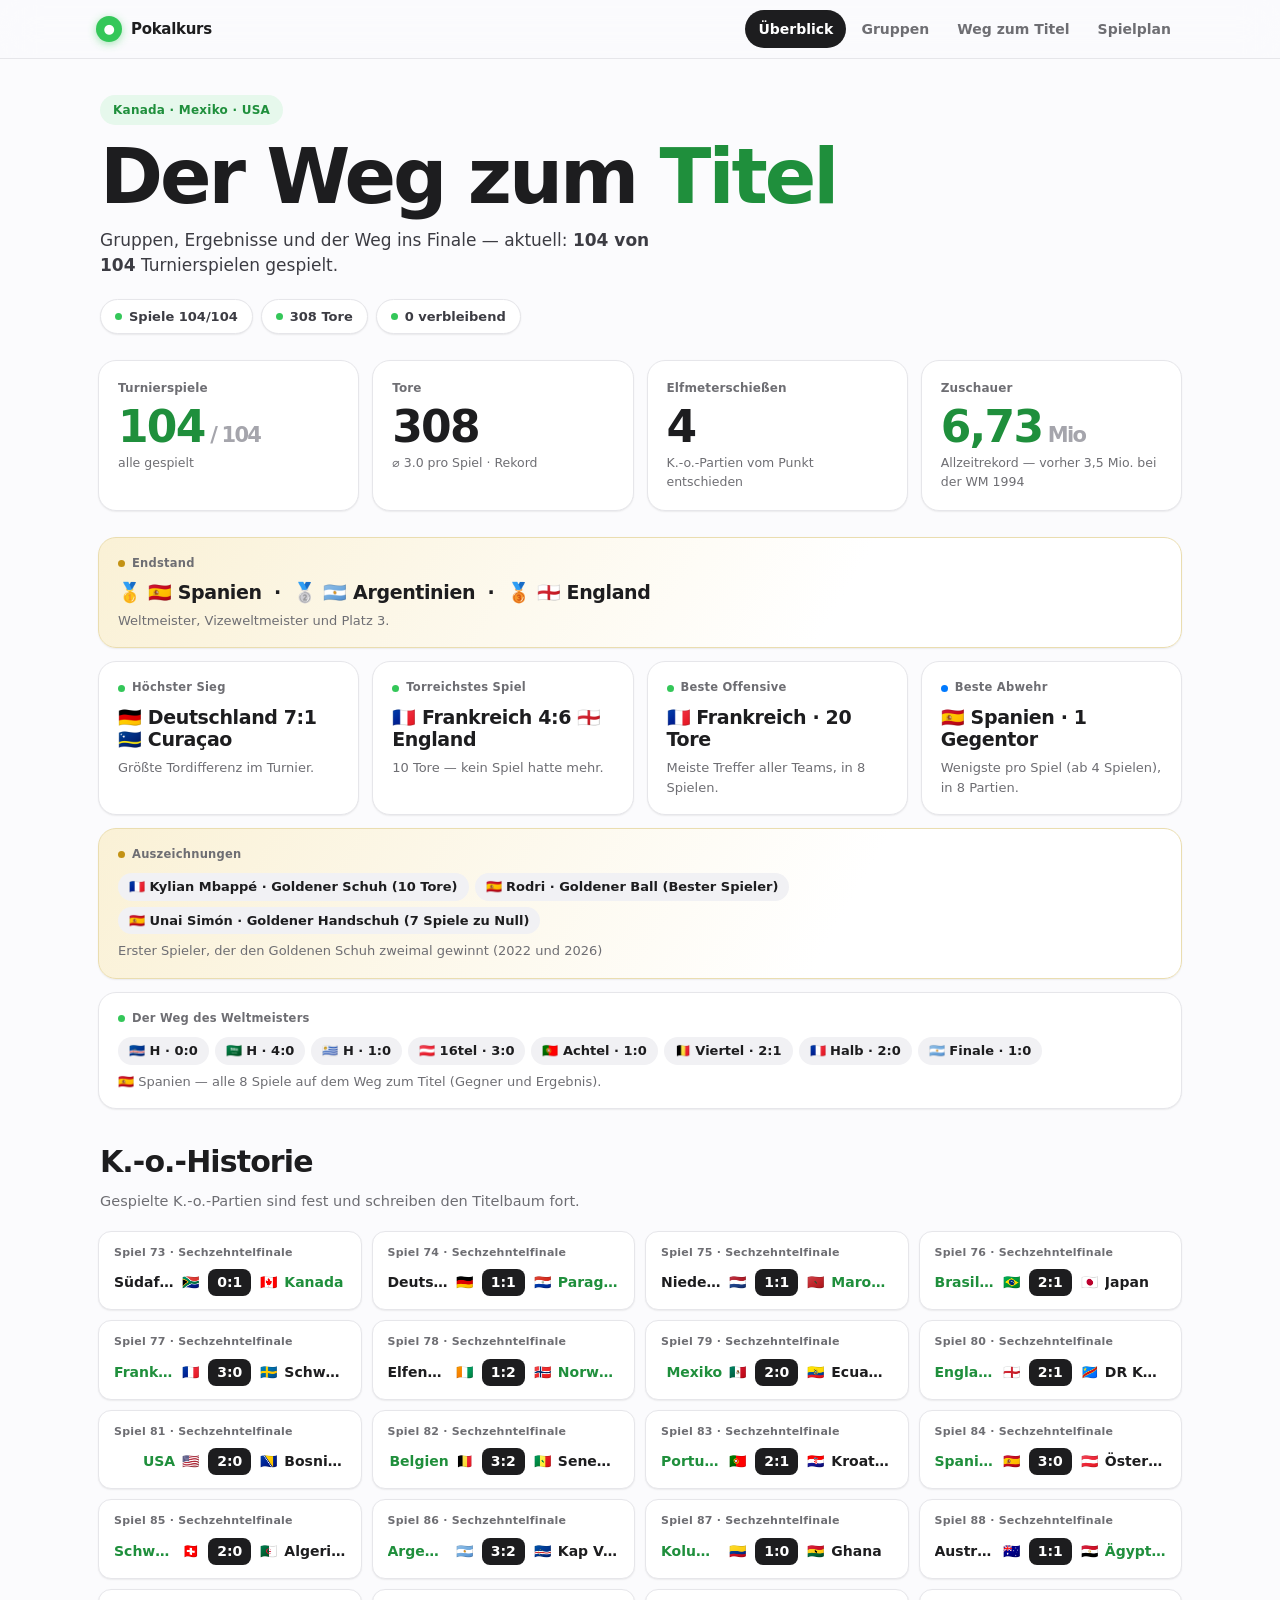
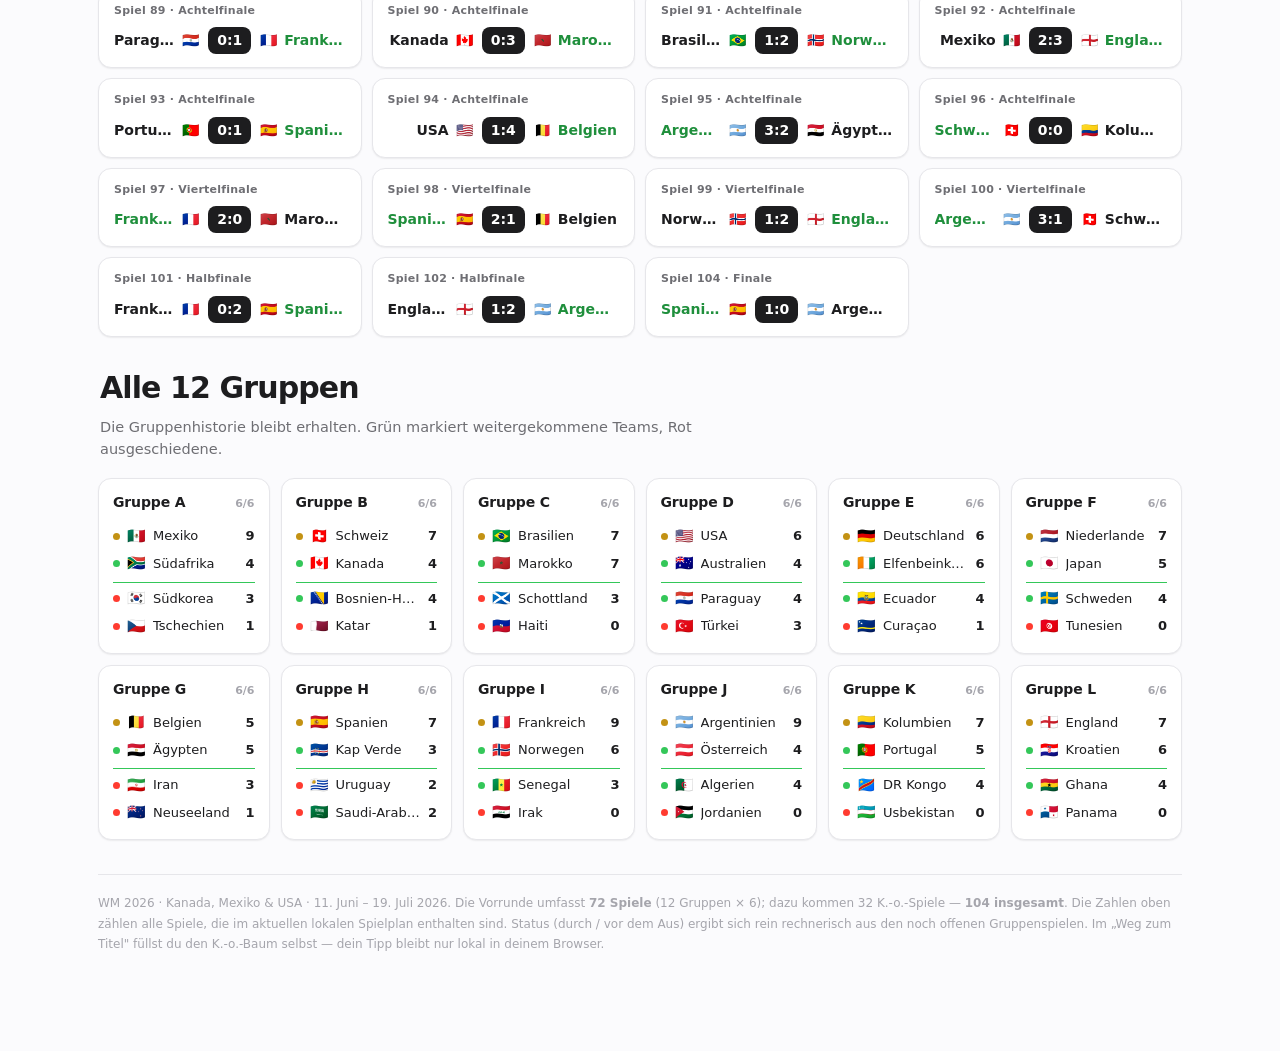
<file: analysis/site/index.html>
<!DOCTYPE html>
<html lang="de">
<head>
<meta charset="utf-8">
<meta name="viewport" content="width=device-width, initial-scale=1, viewport-fit=cover">
<meta name="theme-color" content="#ffffff">
<meta name="description" content="Pokalkurs — WM 2026: Gruppen, Ergebnisse und der Weg ins Finale. Spiel den K.-o.-Baum selbst durch.">
<meta name="apple-mobile-web-app-capable" content="yes">
<meta name="apple-mobile-web-app-title" content="Pokalkurs">
<meta name="apple-mobile-web-app-status-bar-style" content="default">
<title>Pokalkurs · WM 2026</title>
<style>
:root{
  --bg:#fbfbfd; --bg2:#f1f1f4; --card:#ffffff; --ink:#1d1d1f; --ink2:#3c3c43;
  --muted:#6e6e73; --faint:#a5a5ac; --line:#e6e6ea; --line2:#efeff2;
  --acc:#34c759; --acc-d:#1f8f3c; --acc-soft:#e6f8ec;
  --blue:#007aff; --blue-soft:#e6f0ff; --blue-d:#0a62cc;
  --amber:#ff9500; --amber-soft:#fff1dc; --amber-d:#a25e00;
  --red:#ff3b30; --red-soft:#ffe6e4; --red-d:#bf271e;
  --gold:#c39214; --gold-soft:#faf1d6;
  --sh-sm:0 .5px 1.5px rgba(0,0,0,.04),0 1px 2px rgba(0,0,0,.05);
  --sh:0 1px 2px rgba(0,0,0,.04),0 8px 22px rgba(0,0,0,.06);
  --sh-lg:0 2px 8px rgba(0,0,0,.05),0 22px 50px rgba(0,0,0,.1);
  --r:18px; --r2:13px; --r3:24px;
}
*{box-sizing:border-box}
html{scroll-behavior:smooth;-webkit-text-size-adjust:100%}
body{
  margin:0;background:var(--bg);color:var(--ink);
  font-family:-apple-system,BlinkMacSystemFont,"SF Pro Text","SF Pro Display","Segoe UI",system-ui,Roboto,sans-serif;
  font-size:15px;line-height:1.5;-webkit-font-smoothing:antialiased;
  font-variant-numeric:tabular-nums;-webkit-tap-highlight-color:transparent;
}
h1,h2,h3{margin:0;font-weight:800;letter-spacing:-.022em}
.wrap{max-width:1120px;margin:0 auto;padding:0 18px calc(96px + env(safe-area-inset-bottom))}

/* nav */
.topbar{position:sticky;top:0;z-index:30;background:rgba(251,251,253,.8);backdrop-filter:blur(18px) saturate(1.4);
  border-bottom:1px solid var(--line);padding-top:env(safe-area-inset-top)}
.topbar-in{max-width:1120px;margin:0 auto;padding:10px 16px;display:flex;align-items:center;gap:12px}
.brand{display:flex;align-items:center;gap:9px;font-weight:800;font-size:15px;letter-spacing:-.02em;flex:0 0 auto}
.brand .ball{width:26px;height:26px;border-radius:50%;background:var(--acc);display:grid;place-items:center;
  color:#fff;font-size:13px;box-shadow:0 2px 9px rgba(52,199,89,.45)}
nav{margin-left:auto;display:flex;gap:2px;overflow-x:auto;scrollbar-width:none}
nav::-webkit-scrollbar{display:none}
nav button{font-family:inherit;border:0;background:transparent;color:var(--muted);font-weight:600;font-size:14px;
  padding:8px 13px;border-radius:980px;cursor:pointer;white-space:nowrap;transition:.16s;min-height:38px}
nav button:hover{color:var(--ink)}
nav button.on{color:#fff;background:var(--ink)}

section{display:none;animation:rise .4s cubic-bezier(.2,.7,.2,1) both}
section.on{display:block}
@keyframes rise{from{opacity:0;transform:translateY(8px)}to{opacity:1;transform:none}}

/* hero */
.hero{padding:36px 2px 22px}
.eyebrow{display:inline-flex;align-items:center;gap:8px;font-size:12px;font-weight:700;letter-spacing:.02em;
  color:var(--acc-d);background:var(--acc-soft);padding:6px 13px;border-radius:980px}
.hero h1{font-size:clamp(38px,8.5vw,76px);font-weight:800;line-height:.96;margin:16px 0 0;letter-spacing:-.04em}
.hero h1 .g{color:var(--acc-d)}
.hero .sub{font-size:17px;color:var(--ink2);max-width:560px;margin:14px 0 0;font-weight:450}
.hero .meta{display:flex;flex-wrap:wrap;gap:8px;margin-top:20px}
.pill{display:inline-flex;align-items:center;gap:7px;font-size:13px;font-weight:600;color:var(--ink2);
  background:var(--card);border:1px solid var(--line);border-radius:980px;padding:7px 14px;box-shadow:var(--sh-sm)}
.pill .d{width:7px;height:7px;border-radius:50%;background:var(--acc)}

.sec-head{margin:8px 2px 18px}
.sec-head h2{font-size:clamp(23px,4vw,30px);letter-spacing:-.03em}
.sec-head p{color:var(--muted);font-size:14.5px;margin:7px 0 0;max-width:680px}

/* kpi */
.kpis{display:grid;grid-template-columns:repeat(auto-fit,minmax(150px,1fr));gap:13px;margin:4px 0 26px}
.kpi{background:var(--card);border:1px solid var(--line);border-radius:var(--r);padding:18px 19px;box-shadow:var(--sh-sm);
  transition:transform .16s,box-shadow .16s}
.kpi:hover{transform:translateY(-2px);box-shadow:var(--sh)}
.kpi .lab{font-size:12px;font-weight:600;letter-spacing:.01em;color:var(--muted)}
.kpi .num{font-weight:800;font-size:44px;line-height:1.02;margin-top:8px;letter-spacing:-.04em}
.kpi .num small{font-size:21px;color:var(--faint);font-weight:700}
.kpi .sub{font-size:12.5px;color:var(--muted);margin-top:4px}
.kpi.acc .num{color:var(--acc-d)} .kpi.warn .num{color:var(--red-d)}

/* headline cards */
.cards{display:grid;grid-template-columns:repeat(auto-fit,minmax(250px,1fr));gap:13px;margin-bottom:30px}
.hcard{background:var(--card);border:1px solid var(--line);border-radius:var(--r);padding:17px 19px;box-shadow:var(--sh-sm)}
.hcard .t{font-size:11.5px;font-weight:700;letter-spacing:.02em;color:var(--muted);display:flex;align-items:center;gap:7px}
.hcard .t .dot{width:7px;height:7px;border-radius:50%;background:var(--acc)}
.hcard.warn .t .dot{background:var(--red)} .hcard.blue .t .dot{background:var(--blue)}
.hcard.gold .t .dot{background:var(--gold)}
.hcard.gold{background:linear-gradient(120deg,var(--gold-soft),var(--card) 68%);border-color:#eaddb0}
.hcard .m{font-size:19px;font-weight:800;line-height:1.2;margin-top:9px;letter-spacing:-.02em}
.hcard .d{font-size:13px;color:var(--muted);margin-top:7px}
.hcard .teams{display:flex;flex-wrap:wrap;gap:6px;margin-top:10px}
.hcard.wide{grid-column:1/-1}
.tg{display:inline-flex;align-items:center;gap:5px;font-size:13px;font-weight:600;background:var(--bg2);
  border-radius:980px;padding:4px 11px}
.ko-list{display:grid;grid-template-columns:repeat(auto-fit,minmax(260px,1fr));gap:10px;margin:0 0 28px}
.koh{background:var(--card);border:1px solid var(--line);border-radius:var(--r2);padding:13px 15px;box-shadow:var(--sh-sm)}
.koh .kr{font-size:11px;color:var(--muted);font-weight:700;letter-spacing:.02em;margin-bottom:8px}
.koh .km{display:grid;grid-template-columns:1fr auto 1fr;align-items:center;gap:9px;font-size:14px}
.koh .team{display:flex;align-items:center;gap:7px;min-width:0;font-weight:600}
.koh .team:first-child{justify-content:flex-end;text-align:right}
.koh .nm{white-space:nowrap;overflow:hidden;text-overflow:ellipsis}
.koh .score{font-weight:800;background:var(--ink);color:#fff;border-radius:8px;padding:3px 9px}
.koh .winner{color:var(--acc-d);font-weight:800}

/* mini groups */
.mini{display:grid;grid-template-columns:repeat(auto-fill,minmax(160px,1fr));gap:11px}
.mg{background:var(--card);border:1px solid var(--line);border-radius:var(--r2);padding:13px 14px;box-shadow:var(--sh-sm)}
.mg .h{display:flex;justify-content:space-between;align-items:baseline;margin-bottom:9px}
.mg .h b{font-size:14px;font-weight:700;letter-spacing:-.01em} .mg .h span{font-size:11px;color:var(--faint);font-weight:600}
.mrow{display:flex;align-items:center;gap:7px;font-size:13px;padding:2.5px 0}
.mrow .fl{font-size:15px} .mrow .nm{flex:1;white-space:nowrap;overflow:hidden;text-overflow:ellipsis}
.mrow .pt{font-weight:700} .mrow.cut{border-bottom:1.5px solid var(--acc);padding-bottom:7px;margin-bottom:2px}
.mrow .dot{width:7px;height:7px;border-radius:50%;background:var(--c)}

/* status colors */
.st-winner{--c:var(--gold);--cs:var(--gold-soft);--ci:#8a6410}
.st-through{--c:var(--acc);--cs:var(--acc-soft);--ci:var(--acc-d)}
.st-alive{--c:var(--blue);--cs:var(--blue-soft);--ci:var(--blue-d)}
.st-brink{--c:var(--amber);--cs:var(--amber-soft);--ci:var(--amber-d)}
.st-out{--c:var(--red);--cs:var(--red-soft);--ci:var(--red-d)}

/* group cards */
.grid{display:grid;grid-template-columns:repeat(auto-fill,minmax(320px,1fr));gap:16px}
.gcard{background:var(--card);border:1px solid var(--line);border-radius:var(--r);box-shadow:var(--sh-sm);overflow:hidden}
.gcard .gh{display:flex;align-items:center;justify-content:space-between;padding:15px 18px 12px}
.gcard .gh b{font-size:19px;font-weight:800;letter-spacing:-.02em} .gcard .gh .pr{font-size:11.5px;color:var(--faint);font-weight:600}
table{width:100%;border-collapse:collapse;font-size:13.5px}
.gcard th{font-size:10.5px;text-transform:uppercase;letter-spacing:.03em;color:var(--faint);font-weight:600;text-align:right;padding:6px 7px}
.gcard th.l{text-align:left;padding-left:18px}
.gcard td{padding:8px 7px;border-top:1px solid var(--line2);text-align:right}
.gcard td.l{text-align:left;padding-left:18px;display:flex;align-items:center;gap:9px}
.gcard tr.cut td{border-bottom:2px solid var(--acc)}
.pos{width:21px;height:21px;border-radius:7px;display:grid;place-items:center;font-size:11px;font-weight:700;background:var(--cs);color:var(--ci);flex:0 0 auto}
.gcard .fl{font-size:18px;flex:0 0 auto} .gcard .nm{font-weight:600;white-space:nowrap;overflow:hidden;text-overflow:ellipsis}
.gcard td.pts{font-weight:800} .gcard .gd{color:var(--muted)}
.games{border-top:1px solid var(--line2);padding:12px 18px 15px;background:var(--bg)}
.games .gt{font-size:10.5px;text-transform:uppercase;letter-spacing:.06em;color:var(--faint);font-weight:600;margin-bottom:8px}
.gm{display:flex;align-items:center;gap:9px;font-size:13px;padding:3px 0;color:var(--ink2)}
.gm .ht{flex:1;text-align:right;white-space:nowrap;overflow:hidden;text-overflow:ellipsis}
.gm .at{flex:1;white-space:nowrap;overflow:hidden;text-overflow:ellipsis}
.gm .sc{font-weight:700;background:var(--ink);color:#fff;border-radius:7px;padding:2px 8px;font-size:12px;min-width:40px;text-align:center}
.gm .sc.soon{background:transparent;color:var(--faint);border:1px solid var(--line);font-weight:600}

/* champion + controls */
.champ{background:var(--card);border:1px solid var(--line);border-radius:var(--r);padding:16px 19px;box-shadow:var(--sh-sm);
  display:flex;align-items:center;gap:15px;margin-bottom:14px;min-height:76px}
.champ.done{background:linear-gradient(120deg,var(--gold-soft),var(--card) 72%);border-color:#eaddb0}
.champ .trophy{font-size:34px;flex:0 0 auto}
.champ .lab{font-size:11.5px;font-weight:700;letter-spacing:.02em;color:var(--muted)}
.champ .who{font-size:25px;font-weight:800;line-height:1.05;margin-top:3px;display:flex;align-items:center;gap:11px;letter-spacing:-.03em}
.champ .who .fl{font-size:27px} .champ .hint{font-size:13.5px;color:var(--muted);margin-top:3px}
.ctrls{display:flex;gap:9px;margin-bottom:14px;flex-wrap:wrap}
.btn{font-family:inherit;font-weight:600;font-size:14px;border-radius:980px;padding:10px 17px;cursor:pointer;
  border:1px solid var(--line);background:var(--card);color:var(--ink);box-shadow:var(--sh-sm);transition:.15s;min-height:42px}
.btn:hover{transform:translateY(-1px);box-shadow:var(--sh)} .btn:active{transform:translateY(0)}
.btn.p{background:var(--ink);color:#fff;border-color:var(--ink)}
.note{font-size:12.5px;color:var(--muted);background:var(--bg2);border-radius:var(--r2);padding:12px 15px;margin-top:14px}

/* match card (shared) */
.bm{background:var(--card);border:1px solid var(--line);border-radius:var(--r2);box-shadow:var(--sh-sm);overflow:hidden;width:100%}
.bm.path{border-color:var(--gold);box-shadow:0 0 0 2px var(--gold-soft)}
.slot{display:flex;align-items:center;gap:8px;padding:8px 11px;min-height:44px;
  user-select:none;-webkit-user-select:none;-webkit-touch-callout:none;touch-action:manipulation}
.slot+.slot{border-top:1px solid var(--line2)}
.slot .ed{font-size:14px;color:var(--faint);flex:0 0 auto;opacity:.55;letter-spacing:1px}
.slot.team:active{background:var(--bg2)}
.pickwrap{position:fixed;inset:0;background:rgba(20,20,30,.34);backdrop-filter:blur(2px);
  display:flex;align-items:flex-end;justify-content:center;z-index:60;padding:0;animation:fade .15s both}
@media(min-width:560px){.pickwrap{align-items:center;padding:20px}}
@keyframes fade{from{opacity:0}to{opacity:1}}
.pickcard{background:var(--card);border-radius:22px 22px 0 0;box-shadow:var(--sh-lg);
  width:100%;max-width:440px;max-height:78vh;overflow:auto;padding:8px 8px calc(12px + env(safe-area-inset-bottom))}
@media(min-width:560px){.pickcard{border-radius:20px}}
.pickh{font-weight:700;font-size:14px;padding:14px 12px 10px;color:var(--muted)}
.pickopt{display:flex;align-items:center;gap:11px;width:100%;border:0;background:transparent;
  padding:13px 12px;border-radius:13px;font-family:inherit;font-size:16px;font-weight:600;color:var(--ink);cursor:pointer;text-align:left;min-height:50px}
.pickopt:hover,.pickopt:active{background:var(--bg2)}
.pickopt.cur{background:var(--acc-soft);color:var(--acc-d)}
.pickopt .fl{font-size:20px;flex:0 0 auto} .pickopt .nm{flex:1}
.slot .fl{font-size:16px;flex:0 0 auto} .slot .nm{flex:1;font-weight:600;white-space:nowrap;overflow:hidden;text-overflow:ellipsis}
.slot .scmini{font-size:13px;font-weight:800;color:var(--ink);background:var(--bg2);border-radius:7px;padding:2px 7px;flex:0 0 auto}
.slot .pl{font-size:10px;color:var(--faint);font-weight:700;flex:0 0 auto}
.slot .pl.prov{font-style:italic;opacity:.75}
.slot.team{cursor:pointer} .slot.team:hover{background:var(--bg2)}
.slot.locked{cursor:default}.slot.locked:hover{background:transparent}.slot.locked.win:hover{background:var(--acc-soft)}
.slot.win{background:var(--acc-soft)} .slot.win:hover{background:var(--acc-soft)}
.slot.win .nm{color:var(--acc-d);font-weight:800} .slot.win .pl{color:var(--acc-d)}
.slot.lose{opacity:.4} .slot.lose .nm{text-decoration:line-through}
.slot.tbd{color:var(--faint)} .slot.tbd .nm{font-weight:500}
.slot select{flex:1;border:1px solid var(--line);background:var(--bg2);border-radius:9px;padding:7px 8px;
  font-family:inherit;font-size:13px;font-weight:600;color:var(--ink);min-height:34px;max-width:100%}
.slot .edit{font-size:13px;color:var(--faint);cursor:pointer;padding:3px 7px;border-radius:7px;flex:0 0 auto}
.slot .edit:hover{background:var(--bg2);color:var(--ink2)}

/* round funnel rail */
.rail{display:flex;align-items:center;justify-content:center;gap:0;margin-bottom:20px;overflow-x:auto;scrollbar-width:none;padding-bottom:2px}
.rail::-webkit-scrollbar{display:none}
.rnode{flex:0 0 auto;min-width:92px;background:var(--card);border:1px solid var(--line);border-radius:14px;padding:11px 12px;
  text-align:center;cursor:pointer;box-shadow:var(--sh-sm);transition:.15s}
.rnode:hover{transform:translateY(-1px);box-shadow:var(--sh)}
.rnode.on{background:var(--ink);color:#fff;border-color:var(--ink)}
.rnode.done{border-color:var(--acc)}
.rnode .rn{font-size:13px;font-weight:700;letter-spacing:-.01em}
.rnode .rc{font-size:11px;color:var(--muted);margin-top:2px;font-weight:600} .rnode.on .rc{color:rgba(255,255,255,.72)}
.rnode.cup{min-width:62px;background:var(--gold-soft);border-color:#e9dcae}
.rnode.cup.done{background:var(--gold);border-color:var(--gold)}
.rnode .cupf{font-size:22px;line-height:1}
.rlink{flex:0 0 auto;width:16px;height:2px;background:var(--line);align-self:center}
.rlink.done{background:var(--acc)}
@media(max-width:560px){.rail{justify-content:flex-start} .rnode{min-width:78px;padding:9px 9px} .rlink{width:8px}}
.rgrid{display:grid;grid-template-columns:repeat(auto-fit,minmax(236px,1fr));gap:12px}
.rgrid.one{max-width:340px;margin:0 auto} .rgrid.two{max-width:600px;margin:0 auto}
.rtitle{font-size:13px;font-weight:700;color:var(--ink2);margin:2px 2px 12px;letter-spacing:-.01em}
.rtitle span{color:var(--muted);font-weight:600}

/* radialer K.o.-Baum */
.radialbox{max-width:560px;margin:4px auto 6px}
.radialsvg{width:100%;height:auto;display:block;overflow:visible;-webkit-tap-highlight-color:transparent}
.rn-node{cursor:pointer;transition:opacity .18s}
.rn-node:hover{opacity:.7}
.rn-dim{opacity:.5;filter:grayscale(1)}
.rn-fl{dominant-baseline:central;text-anchor:middle;pointer-events:none}
.rn-cap{text-align:center;font-size:12.5px;color:var(--muted);margin:0 auto 20px;max-width:460px}

/* schedule */
.sctrl{display:flex;flex-wrap:wrap;gap:10px;align-items:center;margin-bottom:16px}
select.gsel{font-family:inherit;background:var(--card);color:var(--ink);border:1px solid var(--line);border-radius:11px;
  padding:9px 13px;font-size:14px;font-weight:600;min-height:42px;box-shadow:var(--sh-sm)}
.day{margin-bottom:6px}
.dh{font-weight:800;font-size:15px;color:var(--ink2);padding:17px 2px 9px;position:sticky;top:55px;letter-spacing:-.01em;
  background:linear-gradient(180deg,var(--bg) 60%,transparent);z-index:1}
.fx{display:grid;grid-template-columns:52px 1fr auto 1fr;align-items:center;gap:11px;background:var(--card);
  border:1px solid var(--line);border-radius:var(--r2);padding:11px 15px;margin-bottom:8px;box-shadow:var(--sh-sm)}
.fx .gp{font-size:9.5px;font-weight:700;color:var(--faint);text-align:center;background:var(--bg2);border-radius:8px;padding:5px 0}
.fx.done .gp{background:var(--acc-soft);color:var(--acc-d)}
.fx .hm{display:flex;align-items:center;gap:8px;justify-content:flex-end;font-weight:600;text-align:right;min-width:0}
.fx .aw{display:flex;align-items:center;gap:8px;font-weight:600;min-width:0}
.fx .nm{white-space:nowrap;overflow:hidden;text-overflow:ellipsis} .fx .fl{font-size:18px;flex:0 0 auto}
.fx .mid{text-align:center;min-width:52px}
.fx .res{font-weight:800;background:var(--ink);color:#fff;border-radius:8px;padding:3px 9px;font-size:14px}
.fx .clk{font-size:12.5px;color:var(--faint);font-weight:600}

.foot{margin-top:34px;padding-top:18px;border-top:1px solid var(--line);font-size:12px;color:var(--faint);line-height:1.7}
@media(max-width:560px){.hero{padding:26px 2px 16px} .kpi .num{font-size:38px} .fx{grid-template-columns:46px 1fr auto 1fr;gap:8px;padding:10px 12px}}
</style>
</head>
<body>
<div class="topbar"><div class="topbar-in">
  <div class="brand"><span class="ball">●</span>Pokalkurs</div>
  <nav id="nav"></nav>
</div></div>
<div class="wrap">
  <header class="hero">
    <span class="eyebrow">Kanada · Mexiko · USA</span>
    <h1>Der Weg zum <span class="g">Titel</span></h1>
    <p class="sub" id="sub"></p>
    <div class="meta" id="meta"></div>
  </header>
  <section id="sec-overview" class="on"></section>
  <section id="sec-groups"></section>
  <section id="sec-bracket"></section>
  <section id="sec-schedule"></section>
  <div class="foot" id="foot"></div>
</div>
<script>
const DATA={"groups": [{"group": "A", "rows": [{"team": "Mexico", "de": "Mexiko", "flag": "🇲🇽", "pos": 1, "played": 3, "w": 3, "d": 0, "l": 0, "gf": 6, "ga": 0, "gd": 6, "pts": 9, "left": 0, "status": "winner"}, {"team": "South Africa", "de": "Südafrika", "flag": "🇿🇦", "pos": 2, "played": 3, "w": 1, "d": 1, "l": 1, "gf": 2, "ga": 3, "gd": -1, "pts": 4, "left": 0, "status": "through"}, {"team": "South Korea", "de": "Südkorea", "flag": "🇰🇷", "pos": 3, "played": 3, "w": 1, "d": 0, "l": 2, "gf": 2, "ga": 3, "gd": -1, "pts": 3, "left": 0, "status": "out"}, {"team": "Czech Republic", "de": "Tschechien", "flag": "🇨🇿", "pos": 4, "played": 3, "w": 0, "d": 1, "l": 2, "gf": 2, "ga": 6, "gd": -4, "pts": 1, "left": 0, "status": "out"}], "games": [{"home_de": "Mexiko", "away_de": "Südafrika", "home_flag": "🇲🇽", "away_flag": "🇿🇦", "played": true, "score": [2, 0]}, {"home_de": "Südkorea", "away_de": "Tschechien", "home_flag": "🇰🇷", "away_flag": "🇨🇿", "played": true, "score": [2, 1]}, {"home_de": "Tschechien", "away_de": "Südafrika", "home_flag": "🇨🇿", "away_flag": "🇿🇦", "played": true, "score": [1, 1]}, {"home_de": "Mexiko", "away_de": "Südkorea", "home_flag": "🇲🇽", "away_flag": "🇰🇷", "played": true, "score": [1, 0]}, {"home_de": "Tschechien", "away_de": "Mexiko", "home_flag": "🇨🇿", "away_flag": "🇲🇽", "played": true, "score": [0, 3]}, {"home_de": "Südafrika", "away_de": "Südkorea", "home_flag": "🇿🇦", "away_flag": "🇰🇷", "played": true, "score": [1, 0]}], "played": 6, "total": 6}, {"group": "B", "rows": [{"team": "Switzerland", "de": "Schweiz", "flag": "🇨🇭", "pos": 1, "played": 3, "w": 2, "d": 1, "l": 0, "gf": 7, "ga": 3, "gd": 4, "pts": 7, "left": 0, "status": "winner"}, {"team": "Canada", "de": "Kanada", "flag": "🇨🇦", "pos": 2, "played": 3, "w": 1, "d": 1, "l": 1, "gf": 8, "ga": 3, "gd": 5, "pts": 4, "left": 0, "status": "through"}, {"team": "Bosnia & Herzegovina", "de": "Bosnien-Herz.", "flag": "🇧🇦", "pos": 3, "played": 3, "w": 1, "d": 1, "l": 1, "gf": 5, "ga": 6, "gd": -1, "pts": 4, "left": 0, "status": "through"}, {"team": "Qatar", "de": "Katar", "flag": "🇶🇦", "pos": 4, "played": 3, "w": 0, "d": 1, "l": 2, "gf": 2, "ga": 10, "gd": -8, "pts": 1, "left": 0, "status": "out"}], "games": [{"home_de": "Kanada", "away_de": "Bosnien-Herz.", "home_flag": "🇨🇦", "away_flag": "🇧🇦", "played": true, "score": [1, 1]}, {"home_de": "Katar", "away_de": "Schweiz", "home_flag": "🇶🇦", "away_flag": "🇨🇭", "played": true, "score": [1, 1]}, {"home_de": "Schweiz", "away_de": "Bosnien-Herz.", "home_flag": "🇨🇭", "away_flag": "🇧🇦", "played": true, "score": [4, 1]}, {"home_de": "Kanada", "away_de": "Katar", "home_flag": "🇨🇦", "away_flag": "🇶🇦", "played": true, "score": [6, 0]}, {"home_de": "Schweiz", "away_de": "Kanada", "home_flag": "🇨🇭", "away_flag": "🇨🇦", "played": true, "score": [2, 1]}, {"home_de": "Bosnien-Herz.", "away_de": "Katar", "home_flag": "🇧🇦", "away_flag": "🇶🇦", "played": true, "score": [3, 1]}], "played": 6, "total": 6}, {"group": "C", "rows": [{"team": "Brazil", "de": "Brasilien", "flag": "🇧🇷", "pos": 1, "played": 3, "w": 2, "d": 1, "l": 0, "gf": 7, "ga": 1, "gd": 6, "pts": 7, "left": 0, "status": "winner"}, {"team": "Morocco", "de": "Marokko", "flag": "🇲🇦", "pos": 2, "played": 3, "w": 2, "d": 1, "l": 0, "gf": 6, "ga": 3, "gd": 3, "pts": 7, "left": 0, "status": "through"}, {"team": "Scotland", "de": "Schottland", "flag": "🏴󠁧󠁢󠁳󠁣󠁴󠁿", "pos": 3, "played": 3, "w": 1, "d": 0, "l": 2, "gf": 1, "ga": 4, "gd": -3, "pts": 3, "left": 0, "status": "out"}, {"team": "Haiti", "de": "Haiti", "flag": "🇭🇹", "pos": 4, "played": 3, "w": 0, "d": 0, "l": 3, "gf": 2, "ga": 8, "gd": -6, "pts": 0, "left": 0, "status": "out"}], "games": [{"home_de": "Brasilien", "away_de": "Marokko", "home_flag": "🇧🇷", "away_flag": "🇲🇦", "played": true, "score": [1, 1]}, {"home_de": "Haiti", "away_de": "Schottland", "home_flag": "🇭🇹", "away_flag": "🏴󠁧󠁢󠁳󠁣󠁴󠁿", "played": true, "score": [0, 1]}, {"home_de": "Schottland", "away_de": "Marokko", "home_flag": "🏴󠁧󠁢󠁳󠁣󠁴󠁿", "away_flag": "🇲🇦", "played": true, "score": [0, 1]}, {"home_de": "Brasilien", "away_de": "Haiti", "home_flag": "🇧🇷", "away_flag": "🇭🇹", "played": true, "score": [3, 0]}, {"home_de": "Schottland", "away_de": "Brasilien", "home_flag": "🏴󠁧󠁢󠁳󠁣󠁴󠁿", "away_flag": "🇧🇷", "played": true, "score": [0, 3]}, {"home_de": "Marokko", "away_de": "Haiti", "home_flag": "🇲🇦", "away_flag": "🇭🇹", "played": true, "score": [4, 2]}], "played": 6, "total": 6}, {"group": "D", "rows": [{"team": "USA", "de": "USA", "flag": "🇺🇸", "pos": 1, "played": 3, "w": 2, "d": 0, "l": 1, "gf": 8, "ga": 4, "gd": 4, "pts": 6, "left": 0, "status": "winner"}, {"team": "Australia", "de": "Australien", "flag": "🇦🇺", "pos": 2, "played": 3, "w": 1, "d": 1, "l": 1, "gf": 2, "ga": 2, "gd": 0, "pts": 4, "left": 0, "status": "through"}, {"team": "Paraguay", "de": "Paraguay", "flag": "🇵🇾", "pos": 3, "played": 3, "w": 1, "d": 1, "l": 1, "gf": 2, "ga": 4, "gd": -2, "pts": 4, "left": 0, "status": "through"}, {"team": "Turkey", "de": "Türkei", "flag": "🇹🇷", "pos": 4, "played": 3, "w": 1, "d": 0, "l": 2, "gf": 3, "ga": 5, "gd": -2, "pts": 3, "left": 0, "status": "out"}], "games": [{"home_de": "USA", "away_de": "Paraguay", "home_flag": "🇺🇸", "away_flag": "🇵🇾", "played": true, "score": [4, 1]}, {"home_de": "Australien", "away_de": "Türkei", "home_flag": "🇦🇺", "away_flag": "🇹🇷", "played": true, "score": [2, 0]}, {"home_de": "USA", "away_de": "Australien", "home_flag": "🇺🇸", "away_flag": "🇦🇺", "played": true, "score": [2, 0]}, {"home_de": "Türkei", "away_de": "Paraguay", "home_flag": "🇹🇷", "away_flag": "🇵🇾", "played": true, "score": [0, 1]}, {"home_de": "Türkei", "away_de": "USA", "home_flag": "🇹🇷", "away_flag": "🇺🇸", "played": true, "score": [3, 2]}, {"home_de": "Paraguay", "away_de": "Australien", "home_flag": "🇵🇾", "away_flag": "🇦🇺", "played": true, "score": [0, 0]}], "played": 6, "total": 6}, {"group": "E", "rows": [{"team": "Germany", "de": "Deutschland", "flag": "🇩🇪", "pos": 1, "played": 3, "w": 2, "d": 0, "l": 1, "gf": 10, "ga": 4, "gd": 6, "pts": 6, "left": 0, "status": "winner"}, {"team": "Ivory Coast", "de": "Elfenbeinküste", "flag": "🇨🇮", "pos": 2, "played": 3, "w": 2, "d": 0, "l": 1, "gf": 4, "ga": 2, "gd": 2, "pts": 6, "left": 0, "status": "through"}, {"team": "Ecuador", "de": "Ecuador", "flag": "🇪🇨", "pos": 3, "played": 3, "w": 1, "d": 1, "l": 1, "gf": 2, "ga": 2, "gd": 0, "pts": 4, "left": 0, "status": "through"}, {"team": "Curaçao", "de": "Curaçao", "flag": "🇨🇼", "pos": 4, "played": 3, "w": 0, "d": 1, "l": 2, "gf": 1, "ga": 9, "gd": -8, "pts": 1, "left": 0, "status": "out"}], "games": [{"home_de": "Deutschland", "away_de": "Curaçao", "home_flag": "🇩🇪", "away_flag": "🇨🇼", "played": true, "score": [7, 1]}, {"home_de": "Elfenbeinküste", "away_de": "Ecuador", "home_flag": "🇨🇮", "away_flag": "🇪🇨", "played": true, "score": [1, 0]}, {"home_de": "Deutschland", "away_de": "Elfenbeinküste", "home_flag": "🇩🇪", "away_flag": "🇨🇮", "played": true, "score": [2, 1]}, {"home_de": "Ecuador", "away_de": "Curaçao", "home_flag": "🇪🇨", "away_flag": "🇨🇼", "played": true, "score": [0, 0]}, {"home_de": "Curaçao", "away_de": "Elfenbeinküste", "home_flag": "🇨🇼", "away_flag": "🇨🇮", "played": true, "score": [0, 2]}, {"home_de": "Ecuador", "away_de": "Deutschland", "home_flag": "🇪🇨", "away_flag": "🇩🇪", "played": true, "score": [2, 1]}], "played": 6, "total": 6}, {"group": "F", "rows": [{"team": "Netherlands", "de": "Niederlande", "flag": "🇳🇱", "pos": 1, "played": 3, "w": 2, "d": 1, "l": 0, "gf": 10, "ga": 4, "gd": 6, "pts": 7, "left": 0, "status": "winner"}, {"team": "Japan", "de": "Japan", "flag": "🇯🇵", "pos": 2, "played": 3, "w": 1, "d": 2, "l": 0, "gf": 7, "ga": 3, "gd": 4, "pts": 5, "left": 0, "status": "through"}, {"team": "Sweden", "de": "Schweden", "flag": "🇸🇪", "pos": 3, "played": 3, "w": 1, "d": 1, "l": 1, "gf": 7, "ga": 7, "gd": 0, "pts": 4, "left": 0, "status": "through"}, {"team": "Tunisia", "de": "Tunesien", "flag": "🇹🇳", "pos": 4, "played": 3, "w": 0, "d": 0, "l": 3, "gf": 2, "ga": 12, "gd": -10, "pts": 0, "left": 0, "status": "out"}], "games": [{"home_de": "Niederlande", "away_de": "Japan", "home_flag": "🇳🇱", "away_flag": "🇯🇵", "played": true, "score": [2, 2]}, {"home_de": "Schweden", "away_de": "Tunesien", "home_flag": "🇸🇪", "away_flag": "🇹🇳", "played": true, "score": [5, 1]}, {"home_de": "Niederlande", "away_de": "Schweden", "home_flag": "🇳🇱", "away_flag": "🇸🇪", "played": true, "score": [5, 1]}, {"home_de": "Tunesien", "away_de": "Japan", "home_flag": "🇹🇳", "away_flag": "🇯🇵", "played": true, "score": [0, 4]}, {"home_de": "Japan", "away_de": "Schweden", "home_flag": "🇯🇵", "away_flag": "🇸🇪", "played": true, "score": [1, 1]}, {"home_de": "Tunesien", "away_de": "Niederlande", "home_flag": "🇹🇳", "away_flag": "🇳🇱", "played": true, "score": [1, 3]}], "played": 6, "total": 6}, {"group": "G", "rows": [{"team": "Belgium", "de": "Belgien", "flag": "🇧🇪", "pos": 1, "played": 3, "w": 1, "d": 2, "l": 0, "gf": 6, "ga": 2, "gd": 4, "pts": 5, "left": 0, "status": "winner"}, {"team": "Egypt", "de": "Ägypten", "flag": "🇪🇬", "pos": 2, "played": 3, "w": 1, "d": 2, "l": 0, "gf": 5, "ga": 3, "gd": 2, "pts": 5, "left": 0, "status": "through"}, {"team": "Iran", "de": "Iran", "flag": "🇮🇷", "pos": 3, "played": 3, "w": 0, "d": 3, "l": 0, "gf": 3, "ga": 3, "gd": 0, "pts": 3, "left": 0, "status": "out"}, {"team": "New Zealand", "de": "Neuseeland", "flag": "🇳🇿", "pos": 4, "played": 3, "w": 0, "d": 1, "l": 2, "gf": 4, "ga": 10, "gd": -6, "pts": 1, "left": 0, "status": "out"}], "games": [{"home_de": "Belgien", "away_de": "Ägypten", "home_flag": "🇧🇪", "away_flag": "🇪🇬", "played": true, "score": [1, 1]}, {"home_de": "Iran", "away_de": "Neuseeland", "home_flag": "🇮🇷", "away_flag": "🇳🇿", "played": true, "score": [2, 2]}, {"home_de": "Belgien", "away_de": "Iran", "home_flag": "🇧🇪", "away_flag": "🇮🇷", "played": true, "score": [0, 0]}, {"home_de": "Neuseeland", "away_de": "Ägypten", "home_flag": "🇳🇿", "away_flag": "🇪🇬", "played": true, "score": [1, 3]}, {"home_de": "Ägypten", "away_de": "Iran", "home_flag": "🇪🇬", "away_flag": "🇮🇷", "played": true, "score": [1, 1]}, {"home_de": "Neuseeland", "away_de": "Belgien", "home_flag": "🇳🇿", "away_flag": "🇧🇪", "played": true, "score": [1, 5]}], "played": 6, "total": 6}, {"group": "H", "rows": [{"team": "Spain", "de": "Spanien", "flag": "🇪🇸", "pos": 1, "played": 3, "w": 2, "d": 1, "l": 0, "gf": 5, "ga": 0, "gd": 5, "pts": 7, "left": 0, "status": "winner"}, {"team": "Cape Verde", "de": "Kap Verde", "flag": "🇨🇻", "pos": 2, "played": 3, "w": 0, "d": 3, "l": 0, "gf": 2, "ga": 2, "gd": 0, "pts": 3, "left": 0, "status": "through"}, {"team": "Uruguay", "de": "Uruguay", "flag": "🇺🇾", "pos": 3, "played": 3, "w": 0, "d": 2, "l": 1, "gf": 3, "ga": 4, "gd": -1, "pts": 2, "left": 0, "status": "out"}, {"team": "Saudi Arabia", "de": "Saudi-Arabien", "flag": "🇸🇦", "pos": 4, "played": 3, "w": 0, "d": 2, "l": 1, "gf": 1, "ga": 5, "gd": -4, "pts": 2, "left": 0, "status": "out"}], "games": [{"home_de": "Spanien", "away_de": "Kap Verde", "home_flag": "🇪🇸", "away_flag": "🇨🇻", "played": true, "score": [0, 0]}, {"home_de": "Saudi-Arabien", "away_de": "Uruguay", "home_flag": "🇸🇦", "away_flag": "🇺🇾", "played": true, "score": [1, 1]}, {"home_de": "Spanien", "away_de": "Saudi-Arabien", "home_flag": "🇪🇸", "away_flag": "🇸🇦", "played": true, "score": [4, 0]}, {"home_de": "Uruguay", "away_de": "Kap Verde", "home_flag": "🇺🇾", "away_flag": "🇨🇻", "played": true, "score": [2, 2]}, {"home_de": "Kap Verde", "away_de": "Saudi-Arabien", "home_flag": "🇨🇻", "away_flag": "🇸🇦", "played": true, "score": [0, 0]}, {"home_de": "Uruguay", "away_de": "Spanien", "home_flag": "🇺🇾", "away_flag": "🇪🇸", "played": true, "score": [0, 1]}], "played": 6, "total": 6}, {"group": "I", "rows": [{"team": "France", "de": "Frankreich", "flag": "🇫🇷", "pos": 1, "played": 3, "w": 3, "d": 0, "l": 0, "gf": 10, "ga": 2, "gd": 8, "pts": 9, "left": 0, "status": "winner"}, {"team": "Norway", "de": "Norwegen", "flag": "🇳🇴", "pos": 2, "played": 3, "w": 2, "d": 0, "l": 1, "gf": 8, "ga": 7, "gd": 1, "pts": 6, "left": 0, "status": "through"}, {"team": "Senegal", "de": "Senegal", "flag": "🇸🇳", "pos": 3, "played": 3, "w": 1, "d": 0, "l": 2, "gf": 8, "ga": 6, "gd": 2, "pts": 3, "left": 0, "status": "through"}, {"team": "Iraq", "de": "Irak", "flag": "🇮🇶", "pos": 4, "played": 3, "w": 0, "d": 0, "l": 3, "gf": 1, "ga": 12, "gd": -11, "pts": 0, "left": 0, "status": "out"}], "games": [{"home_de": "Frankreich", "away_de": "Senegal", "home_flag": "🇫🇷", "away_flag": "🇸🇳", "played": true, "score": [3, 1]}, {"home_de": "Irak", "away_de": "Norwegen", "home_flag": "🇮🇶", "away_flag": "🇳🇴", "played": true, "score": [1, 4]}, {"home_de": "Frankreich", "away_de": "Irak", "home_flag": "🇫🇷", "away_flag": "🇮🇶", "played": true, "score": [3, 0]}, {"home_de": "Norwegen", "away_de": "Senegal", "home_flag": "🇳🇴", "away_flag": "🇸🇳", "played": true, "score": [3, 2]}, {"home_de": "Norwegen", "away_de": "Frankreich", "home_flag": "🇳🇴", "away_flag": "🇫🇷", "played": true, "score": [1, 4]}, {"home_de": "Senegal", "away_de": "Irak", "home_flag": "🇸🇳", "away_flag": "🇮🇶", "played": true, "score": [5, 0]}], "played": 6, "total": 6}, {"group": "J", "rows": [{"team": "Argentina", "de": "Argentinien", "flag": "🇦🇷", "pos": 1, "played": 3, "w": 3, "d": 0, "l": 0, "gf": 8, "ga": 1, "gd": 7, "pts": 9, "left": 0, "status": "winner"}, {"team": "Austria", "de": "Österreich", "flag": "🇦🇹", "pos": 2, "played": 3, "w": 1, "d": 1, "l": 1, "gf": 6, "ga": 6, "gd": 0, "pts": 4, "left": 0, "status": "through"}, {"team": "Algeria", "de": "Algerien", "flag": "🇩🇿", "pos": 3, "played": 3, "w": 1, "d": 1, "l": 1, "gf": 5, "ga": 7, "gd": -2, "pts": 4, "left": 0, "status": "through"}, {"team": "Jordan", "de": "Jordanien", "flag": "🇯🇴", "pos": 4, "played": 3, "w": 0, "d": 0, "l": 3, "gf": 3, "ga": 8, "gd": -5, "pts": 0, "left": 0, "status": "out"}], "games": [{"home_de": "Argentinien", "away_de": "Algerien", "home_flag": "🇦🇷", "away_flag": "🇩🇿", "played": true, "score": [3, 0]}, {"home_de": "Österreich", "away_de": "Jordanien", "home_flag": "🇦🇹", "away_flag": "🇯🇴", "played": true, "score": [3, 1]}, {"home_de": "Argentinien", "away_de": "Österreich", "home_flag": "🇦🇷", "away_flag": "🇦🇹", "played": true, "score": [2, 0]}, {"home_de": "Jordanien", "away_de": "Algerien", "home_flag": "🇯🇴", "away_flag": "🇩🇿", "played": true, "score": [1, 2]}, {"home_de": "Algerien", "away_de": "Österreich", "home_flag": "🇩🇿", "away_flag": "🇦🇹", "played": true, "score": [3, 3]}, {"home_de": "Jordanien", "away_de": "Argentinien", "home_flag": "🇯🇴", "away_flag": "🇦🇷", "played": true, "score": [1, 3]}], "played": 6, "total": 6}, {"group": "K", "rows": [{"team": "Colombia", "de": "Kolumbien", "flag": "🇨🇴", "pos": 1, "played": 3, "w": 2, "d": 1, "l": 0, "gf": 4, "ga": 1, "gd": 3, "pts": 7, "left": 0, "status": "winner"}, {"team": "Portugal", "de": "Portugal", "flag": "🇵🇹", "pos": 2, "played": 3, "w": 1, "d": 2, "l": 0, "gf": 6, "ga": 1, "gd": 5, "pts": 5, "left": 0, "status": "through"}, {"team": "DR Congo", "de": "DR Kongo", "flag": "🇨🇩", "pos": 3, "played": 3, "w": 1, "d": 1, "l": 1, "gf": 4, "ga": 3, "gd": 1, "pts": 4, "left": 0, "status": "through"}, {"team": "Uzbekistan", "de": "Usbekistan", "flag": "🇺🇿", "pos": 4, "played": 3, "w": 0, "d": 0, "l": 3, "gf": 2, "ga": 11, "gd": -9, "pts": 0, "left": 0, "status": "out"}], "games": [{"home_de": "Portugal", "away_de": "DR Kongo", "home_flag": "🇵🇹", "away_flag": "🇨🇩", "played": true, "score": [1, 1]}, {"home_de": "Usbekistan", "away_de": "Kolumbien", "home_flag": "🇺🇿", "away_flag": "🇨🇴", "played": true, "score": [1, 3]}, {"home_de": "Portugal", "away_de": "Usbekistan", "home_flag": "🇵🇹", "away_flag": "🇺🇿", "played": true, "score": [5, 0]}, {"home_de": "Kolumbien", "away_de": "DR Kongo", "home_flag": "🇨🇴", "away_flag": "🇨🇩", "played": true, "score": [1, 0]}, {"home_de": "Kolumbien", "away_de": "Portugal", "home_flag": "🇨🇴", "away_flag": "🇵🇹", "played": true, "score": [0, 0]}, {"home_de": "DR Kongo", "away_de": "Usbekistan", "home_flag": "🇨🇩", "away_flag": "🇺🇿", "played": true, "score": [3, 1]}], "played": 6, "total": 6}, {"group": "L", "rows": [{"team": "England", "de": "England", "flag": "🏴󠁧󠁢󠁥󠁮󠁧󠁿", "pos": 1, "played": 3, "w": 2, "d": 1, "l": 0, "gf": 6, "ga": 2, "gd": 4, "pts": 7, "left": 0, "status": "winner"}, {"team": "Croatia", "de": "Kroatien", "flag": "🇭🇷", "pos": 2, "played": 3, "w": 2, "d": 0, "l": 1, "gf": 5, "ga": 5, "gd": 0, "pts": 6, "left": 0, "status": "through"}, {"team": "Ghana", "de": "Ghana", "flag": "🇬🇭", "pos": 3, "played": 3, "w": 1, "d": 1, "l": 1, "gf": 2, "ga": 2, "gd": 0, "pts": 4, "left": 0, "status": "through"}, {"team": "Panama", "de": "Panama", "flag": "🇵🇦", "pos": 4, "played": 3, "w": 0, "d": 0, "l": 3, "gf": 0, "ga": 4, "gd": -4, "pts": 0, "left": 0, "status": "out"}], "games": [{"home_de": "England", "away_de": "Kroatien", "home_flag": "🏴󠁧󠁢󠁥󠁮󠁧󠁿", "away_flag": "🇭🇷", "played": true, "score": [4, 2]}, {"home_de": "Ghana", "away_de": "Panama", "home_flag": "🇬🇭", "away_flag": "🇵🇦", "played": true, "score": [1, 0]}, {"home_de": "England", "away_de": "Ghana", "home_flag": "🏴󠁧󠁢󠁥󠁮󠁧󠁿", "away_flag": "🇬🇭", "played": true, "score": [0, 0]}, {"home_de": "Panama", "away_de": "Kroatien", "home_flag": "🇵🇦", "away_flag": "🇭🇷", "played": true, "score": [0, 1]}, {"home_de": "Panama", "away_de": "England", "home_flag": "🇵🇦", "away_flag": "🏴󠁧󠁢󠁥󠁮󠁧󠁿", "played": true, "score": [0, 2]}, {"home_de": "Kroatien", "away_de": "Ghana", "home_flag": "🇭🇷", "away_flag": "🇬🇭", "played": true, "score": [2, 1]}], "played": 6, "total": 6}], "timeline": [{"group": "A", "label": "A", "home_de": "Mexiko", "away_de": "Südafrika", "home_flag": "🇲🇽", "away_flag": "🇿🇦", "kickoff": "2026-06-11T19:00:00+00:00", "played": true, "score": [2, 0]}, {"group": "A", "label": "A", "home_de": "Südkorea", "away_de": "Tschechien", "home_flag": "🇰🇷", "away_flag": "🇨🇿", "kickoff": "2026-06-12T02:00:00+00:00", "played": true, "score": [2, 1]}, {"group": "B", "label": "B", "home_de": "Kanada", "away_de": "Bosnien-Herz.", "home_flag": "🇨🇦", "away_flag": "🇧🇦", "kickoff": "2026-06-12T19:00:00+00:00", "played": true, "score": [1, 1]}, {"group": "D", "label": "D", "home_de": "USA", "away_de": "Paraguay", "home_flag": "🇺🇸", "away_flag": "🇵🇾", "kickoff": "2026-06-13T01:00:00+00:00", "played": true, "score": [4, 1]}, {"group": "B", "label": "B", "home_de": "Katar", "away_de": "Schweiz", "home_flag": "🇶🇦", "away_flag": "🇨🇭", "kickoff": "2026-06-13T19:00:00+00:00", "played": true, "score": [1, 1]}, {"group": "C", "label": "C", "home_de": "Brasilien", "away_de": "Marokko", "home_flag": "🇧🇷", "away_flag": "🇲🇦", "kickoff": "2026-06-13T22:00:00+00:00", "played": true, "score": [1, 1]}, {"group": "C", "label": "C", "home_de": "Haiti", "away_de": "Schottland", "home_flag": "🇭🇹", "away_flag": "🏴󠁧󠁢󠁳󠁣󠁴󠁿", "kickoff": "2026-06-14T01:00:00+00:00", "played": true, "score": [0, 1]}, {"group": "D", "label": "D", "home_de": "Australien", "away_de": "Türkei", "home_flag": "🇦🇺", "away_flag": "🇹🇷", "kickoff": "2026-06-14T04:00:00+00:00", "played": true, "score": [2, 0]}, {"group": "E", "label": "E", "home_de": "Deutschland", "away_de": "Curaçao", "home_flag": "🇩🇪", "away_flag": "🇨🇼", "kickoff": "2026-06-14T17:00:00+00:00", "played": true, "score": [7, 1]}, {"group": "F", "label": "F", "home_de": "Niederlande", "away_de": "Japan", "home_flag": "🇳🇱", "away_flag": "🇯🇵", "kickoff": "2026-06-14T20:00:00+00:00", "played": true, "score": [2, 2]}, {"group": "E", "label": "E", "home_de": "Elfenbeinküste", "away_de": "Ecuador", "home_flag": "🇨🇮", "away_flag": "🇪🇨", "kickoff": "2026-06-14T23:00:00+00:00", "played": true, "score": [1, 0]}, {"group": "F", "label": "F", "home_de": "Schweden", "away_de": "Tunesien", "home_flag": "🇸🇪", "away_flag": "🇹🇳", "kickoff": "2026-06-15T02:00:00+00:00", "played": true, "score": [5, 1]}, {"group": "H", "label": "H", "home_de": "Spanien", "away_de": "Kap Verde", "home_flag": "🇪🇸", "away_flag": "🇨🇻", "kickoff": "2026-06-15T16:00:00+00:00", "played": true, "score": [0, 0]}, {"group": "G", "label": "G", "home_de": "Belgien", "away_de": "Ägypten", "home_flag": "🇧🇪", "away_flag": "🇪🇬", "kickoff": "2026-06-15T19:00:00+00:00", "played": true, "score": [1, 1]}, {"group": "H", "label": "H", "home_de": "Saudi-Arabien", "away_de": "Uruguay", "home_flag": "🇸🇦", "away_flag": "🇺🇾", "kickoff": "2026-06-15T22:00:00+00:00", "played": true, "score": [1, 1]}, {"group": "G", "label": "G", "home_de": "Iran", "away_de": "Neuseeland", "home_flag": "🇮🇷", "away_flag": "🇳🇿", "kickoff": "2026-06-16T01:00:00+00:00", "played": true, "score": [2, 2]}, {"group": "I", "label": "I", "home_de": "Frankreich", "away_de": "Senegal", "home_flag": "🇫🇷", "away_flag": "🇸🇳", "kickoff": "2026-06-16T19:00:00+00:00", "played": true, "score": [3, 1]}, {"group": "I", "label": "I", "home_de": "Irak", "away_de": "Norwegen", "home_flag": "🇮🇶", "away_flag": "🇳🇴", "kickoff": "2026-06-16T22:00:00+00:00", "played": true, "score": [1, 4]}, {"group": "J", "label": "J", "home_de": "Argentinien", "away_de": "Algerien", "home_flag": "🇦🇷", "away_flag": "🇩🇿", "kickoff": "2026-06-17T01:00:00+00:00", "played": true, "score": [3, 0]}, {"group": "J", "label": "J", "home_de": "Österreich", "away_de": "Jordanien", "home_flag": "🇦🇹", "away_flag": "🇯🇴", "kickoff": "2026-06-17T04:00:00+00:00", "played": true, "score": [3, 1]}, {"group": "K", "label": "K", "home_de": "Portugal", "away_de": "DR Kongo", "home_flag": "🇵🇹", "away_flag": "🇨🇩", "kickoff": "2026-06-17T17:00:00+00:00", "played": true, "score": [1, 1]}, {"group": "L", "label": "L", "home_de": "England", "away_de": "Kroatien", "home_flag": "🏴󠁧󠁢󠁥󠁮󠁧󠁿", "away_flag": "🇭🇷", "kickoff": "2026-06-17T20:00:00+00:00", "played": true, "score": [4, 2]}, {"group": "L", "label": "L", "home_de": "Ghana", "away_de": "Panama", "home_flag": "🇬🇭", "away_flag": "🇵🇦", "kickoff": "2026-06-17T23:00:00+00:00", "played": true, "score": [1, 0]}, {"group": "K", "label": "K", "home_de": "Usbekistan", "away_de": "Kolumbien", "home_flag": "🇺🇿", "away_flag": "🇨🇴", "kickoff": "2026-06-18T02:00:00+00:00", "played": true, "score": [1, 3]}, {"group": "A", "label": "A", "home_de": "Tschechien", "away_de": "Südafrika", "home_flag": "🇨🇿", "away_flag": "🇿🇦", "kickoff": "2026-06-18T16:00:00+00:00", "played": true, "score": [1, 1]}, {"group": "B", "label": "B", "home_de": "Schweiz", "away_de": "Bosnien-Herz.", "home_flag": "🇨🇭", "away_flag": "🇧🇦", "kickoff": "2026-06-18T19:00:00+00:00", "played": true, "score": [4, 1]}, {"group": "B", "label": "B", "home_de": "Kanada", "away_de": "Katar", "home_flag": "🇨🇦", "away_flag": "🇶🇦", "kickoff": "2026-06-18T22:00:00+00:00", "played": true, "score": [6, 0]}, {"group": "A", "label": "A", "home_de": "Mexiko", "away_de": "Südkorea", "home_flag": "🇲🇽", "away_flag": "🇰🇷", "kickoff": "2026-06-19T01:00:00+00:00", "played": true, "score": [1, 0]}, {"group": "D", "label": "D", "home_de": "USA", "away_de": "Australien", "home_flag": "🇺🇸", "away_flag": "🇦🇺", "kickoff": "2026-06-19T19:00:00+00:00", "played": true, "score": [2, 0]}, {"group": "C", "label": "C", "home_de": "Schottland", "away_de": "Marokko", "home_flag": "🏴󠁧󠁢󠁳󠁣󠁴󠁿", "away_flag": "🇲🇦", "kickoff": "2026-06-19T22:00:00+00:00", "played": true, "score": [0, 1]}, {"group": "C", "label": "C", "home_de": "Brasilien", "away_de": "Haiti", "home_flag": "🇧🇷", "away_flag": "🇭🇹", "kickoff": "2026-06-20T00:30:00+00:00", "played": true, "score": [3, 0]}, {"group": "D", "label": "D", "home_de": "Türkei", "away_de": "Paraguay", "home_flag": "🇹🇷", "away_flag": "🇵🇾", "kickoff": "2026-06-20T03:00:00+00:00", "played": true, "score": [0, 1]}, {"group": "F", "label": "F", "home_de": "Niederlande", "away_de": "Schweden", "home_flag": "🇳🇱", "away_flag": "🇸🇪", "kickoff": "2026-06-20T17:00:00+00:00", "played": true, "score": [5, 1]}, {"group": "E", "label": "E", "home_de": "Deutschland", "away_de": "Elfenbeinküste", "home_flag": "🇩🇪", "away_flag": "🇨🇮", "kickoff": "2026-06-20T20:00:00+00:00", "played": true, "score": [2, 1]}, {"group": "E", "label": "E", "home_de": "Ecuador", "away_de": "Curaçao", "home_flag": "🇪🇨", "away_flag": "🇨🇼", "kickoff": "2026-06-21T00:00:00+00:00", "played": true, "score": [0, 0]}, {"group": "F", "label": "F", "home_de": "Tunesien", "away_de": "Japan", "home_flag": "🇹🇳", "away_flag": "🇯🇵", "kickoff": "2026-06-21T04:00:00+00:00", "played": true, "score": [0, 4]}, {"group": "H", "label": "H", "home_de": "Spanien", "away_de": "Saudi-Arabien", "home_flag": "🇪🇸", "away_flag": "🇸🇦", "kickoff": "2026-06-21T16:00:00+00:00", "played": true, "score": [4, 0]}, {"group": "G", "label": "G", "home_de": "Belgien", "away_de": "Iran", "home_flag": "🇧🇪", "away_flag": "🇮🇷", "kickoff": "2026-06-21T19:00:00+00:00", "played": true, "score": [0, 0]}, {"group": "H", "label": "H", "home_de": "Uruguay", "away_de": "Kap Verde", "home_flag": "🇺🇾", "away_flag": "🇨🇻", "kickoff": "2026-06-21T22:00:00+00:00", "played": true, "score": [2, 2]}, {"group": "G", "label": "G", "home_de": "Neuseeland", "away_de": "Ägypten", "home_flag": "🇳🇿", "away_flag": "🇪🇬", "kickoff": "2026-06-22T01:00:00+00:00", "played": true, "score": [1, 3]}, {"group": "J", "label": "J", "home_de": "Argentinien", "away_de": "Österreich", "home_flag": "🇦🇷", "away_flag": "🇦🇹", "kickoff": "2026-06-22T17:00:00+00:00", "played": true, "score": [2, 0]}, {"group": "I", "label": "I", "home_de": "Frankreich", "away_de": "Irak", "home_flag": "🇫🇷", "away_flag": "🇮🇶", "kickoff": "2026-06-22T21:00:00+00:00", "played": true, "score": [3, 0]}, {"group": "I", "label": "I", "home_de": "Norwegen", "away_de": "Senegal", "home_flag": "🇳🇴", "away_flag": "🇸🇳", "kickoff": "2026-06-23T00:00:00+00:00", "played": true, "score": [3, 2]}, {"group": "J", "label": "J", "home_de": "Jordanien", "away_de": "Algerien", "home_flag": "🇯🇴", "away_flag": "🇩🇿", "kickoff": "2026-06-23T03:00:00+00:00", "played": true, "score": [1, 2]}, {"group": "K", "label": "K", "home_de": "Portugal", "away_de": "Usbekistan", "home_flag": "🇵🇹", "away_flag": "🇺🇿", "kickoff": "2026-06-23T17:00:00+00:00", "played": true, "score": [5, 0]}, {"group": "L", "label": "L", "home_de": "England", "away_de": "Ghana", "home_flag": "🏴󠁧󠁢󠁥󠁮󠁧󠁿", "away_flag": "🇬🇭", "kickoff": "2026-06-23T20:00:00+00:00", "played": true, "score": [0, 0]}, {"group": "L", "label": "L", "home_de": "Panama", "away_de": "Kroatien", "home_flag": "🇵🇦", "away_flag": "🇭🇷", "kickoff": "2026-06-23T23:00:00+00:00", "played": true, "score": [0, 1]}, {"group": "K", "label": "K", "home_de": "Kolumbien", "away_de": "DR Kongo", "home_flag": "🇨🇴", "away_flag": "🇨🇩", "kickoff": "2026-06-24T02:00:00+00:00", "played": true, "score": [1, 0]}, {"group": "B", "label": "B", "home_de": "Schweiz", "away_de": "Kanada", "home_flag": "🇨🇭", "away_flag": "🇨🇦", "kickoff": "2026-06-24T19:00:00+00:00", "played": true, "score": [2, 1]}, {"group": "B", "label": "B", "home_de": "Bosnien-Herz.", "away_de": "Katar", "home_flag": "🇧🇦", "away_flag": "🇶🇦", "kickoff": "2026-06-24T19:00:00+00:00", "played": true, "score": [3, 1]}, {"group": "C", "label": "C", "home_de": "Schottland", "away_de": "Brasilien", "home_flag": "🏴󠁧󠁢󠁳󠁣󠁴󠁿", "away_flag": "🇧🇷", "kickoff": "2026-06-24T22:00:00+00:00", "played": true, "score": [0, 3]}, {"group": "C", "label": "C", "home_de": "Marokko", "away_de": "Haiti", "home_flag": "🇲🇦", "away_flag": "🇭🇹", "kickoff": "2026-06-24T22:00:00+00:00", "played": true, "score": [4, 2]}, {"group": "A", "label": "A", "home_de": "Tschechien", "away_de": "Mexiko", "home_flag": "🇨🇿", "away_flag": "🇲🇽", "kickoff": "2026-06-25T01:00:00+00:00", "played": true, "score": [0, 3]}, {"group": "A", "label": "A", "home_de": "Südafrika", "away_de": "Südkorea", "home_flag": "🇿🇦", "away_flag": "🇰🇷", "kickoff": "2026-06-25T01:00:00+00:00", "played": true, "score": [1, 0]}, {"group": "E", "label": "E", "home_de": "Curaçao", "away_de": "Elfenbeinküste", "home_flag": "🇨🇼", "away_flag": "🇨🇮", "kickoff": "2026-06-25T20:00:00+00:00", "played": true, "score": [0, 2]}, {"group": "E", "label": "E", "home_de": "Ecuador", "away_de": "Deutschland", "home_flag": "🇪🇨", "away_flag": "🇩🇪", "kickoff": "2026-06-25T20:00:00+00:00", "played": true, "score": [2, 1]}, {"group": "F", "label": "F", "home_de": "Japan", "away_de": "Schweden", "home_flag": "🇯🇵", "away_flag": "🇸🇪", "kickoff": "2026-06-25T23:00:00+00:00", "played": true, "score": [1, 1]}, {"group": "F", "label": "F", "home_de": "Tunesien", "away_de": "Niederlande", "home_flag": "🇹🇳", "away_flag": "🇳🇱", "kickoff": "2026-06-25T23:00:00+00:00", "played": true, "score": [1, 3]}, {"group": "D", "label": "D", "home_de": "Türkei", "away_de": "USA", "home_flag": "🇹🇷", "away_flag": "🇺🇸", "kickoff": "2026-06-26T02:00:00+00:00", "played": true, "score": [3, 2]}, {"group": "D", "label": "D", "home_de": "Paraguay", "away_de": "Australien", "home_flag": "🇵🇾", "away_flag": "🇦🇺", "kickoff": "2026-06-26T02:00:00+00:00", "played": true, "score": [0, 0]}, {"group": "I", "label": "I", "home_de": "Norwegen", "away_de": "Frankreich", "home_flag": "🇳🇴", "away_flag": "🇫🇷", "kickoff": "2026-06-26T19:00:00+00:00", "played": true, "score": [1, 4]}, {"group": "I", "label": "I", "home_de": "Senegal", "away_de": "Irak", "home_flag": "🇸🇳", "away_flag": "🇮🇶", "kickoff": "2026-06-26T19:00:00+00:00", "played": true, "score": [5, 0]}, {"group": "H", "label": "H", "home_de": "Kap Verde", "away_de": "Saudi-Arabien", "home_flag": "🇨🇻", "away_flag": "🇸🇦", "kickoff": "2026-06-27T00:00:00+00:00", "played": true, "score": [0, 0]}, {"group": "H", "label": "H", "home_de": "Uruguay", "away_de": "Spanien", "home_flag": "🇺🇾", "away_flag": "🇪🇸", "kickoff": "2026-06-27T00:00:00+00:00", "played": true, "score": [0, 1]}, {"group": "G", "label": "G", "home_de": "Ägypten", "away_de": "Iran", "home_flag": "🇪🇬", "away_flag": "🇮🇷", "kickoff": "2026-06-27T03:00:00+00:00", "played": true, "score": [1, 1]}, {"group": "G", "label": "G", "home_de": "Neuseeland", "away_de": "Belgien", "home_flag": "🇳🇿", "away_flag": "🇧🇪", "kickoff": "2026-06-27T03:00:00+00:00", "played": true, "score": [1, 5]}, {"group": "L", "label": "L", "home_de": "Panama", "away_de": "England", "home_flag": "🇵🇦", "away_flag": "🏴󠁧󠁢󠁥󠁮󠁧󠁿", "kickoff": "2026-06-27T21:00:00+00:00", "played": true, "score": [0, 2]}, {"group": "L", "label": "L", "home_de": "Kroatien", "away_de": "Ghana", "home_flag": "🇭🇷", "away_flag": "🇬🇭", "kickoff": "2026-06-27T21:00:00+00:00", "played": true, "score": [2, 1]}, {"group": "K", "label": "K", "home_de": "Kolumbien", "away_de": "Portugal", "home_flag": "🇨🇴", "away_flag": "🇵🇹", "kickoff": "2026-06-27T23:30:00+00:00", "played": true, "score": [0, 0]}, {"group": "K", "label": "K", "home_de": "DR Kongo", "away_de": "Usbekistan", "home_flag": "🇨🇩", "away_flag": "🇺🇿", "kickoff": "2026-06-27T23:30:00+00:00", "played": true, "score": [3, 1]}, {"group": "J", "label": "J", "home_de": "Algerien", "away_de": "Österreich", "home_flag": "🇩🇿", "away_flag": "🇦🇹", "kickoff": "2026-06-28T02:00:00+00:00", "played": true, "score": [3, 3]}, {"group": "J", "label": "J", "home_de": "Jordanien", "away_de": "Argentinien", "home_flag": "🇯🇴", "away_flag": "🇦🇷", "kickoff": "2026-06-28T02:00:00+00:00", "played": true, "score": [1, 3]}, {"group": null, "label": "16tel", "home_de": "Südafrika", "away_de": "Kanada", "home_flag": "🇿🇦", "away_flag": "🇨🇦", "kickoff": "2026-06-28T19:00:00+00:00", "played": true, "score": [0, 1]}, {"group": null, "label": "16tel", "home_de": "Brasilien", "away_de": "Japan", "home_flag": "🇧🇷", "away_flag": "🇯🇵", "kickoff": "2026-06-29T17:00:00+00:00", "played": true, "score": [2, 1]}, {"group": null, "label": "16tel", "home_de": "Deutschland", "away_de": "Paraguay", "home_flag": "🇩🇪", "away_flag": "🇵🇾", "kickoff": "2026-06-29T20:30:00+00:00", "played": true, "score": [1, 1]}, {"group": null, "label": "16tel", "home_de": "Niederlande", "away_de": "Marokko", "home_flag": "🇳🇱", "away_flag": "🇲🇦", "kickoff": "2026-06-30T01:00:00+00:00", "played": true, "score": [1, 1]}, {"group": null, "label": "16tel", "home_de": "Elfenbeinküste", "away_de": "Norwegen", "home_flag": "🇨🇮", "away_flag": "🇳🇴", "kickoff": "2026-06-30T17:00:00+00:00", "played": true, "score": [1, 2]}, {"group": null, "label": "16tel", "home_de": "Frankreich", "away_de": "Schweden", "home_flag": "🇫🇷", "away_flag": "🇸🇪", "kickoff": "2026-06-30T21:00:00+00:00", "played": true, "score": [3, 0]}, {"group": null, "label": "16tel", "home_de": "Mexiko", "away_de": "Ecuador", "home_flag": "🇲🇽", "away_flag": "🇪🇨", "kickoff": "2026-07-01T01:00:00+00:00", "played": true, "score": [2, 0]}, {"group": null, "label": "16tel", "home_de": "England", "away_de": "DR Kongo", "home_flag": "🏴󠁧󠁢󠁥󠁮󠁧󠁿", "away_flag": "🇨🇩", "kickoff": "2026-07-01T16:00:00+00:00", "played": true, "score": [2, 1]}, {"group": null, "label": "16tel", "home_de": "Belgien", "away_de": "Senegal", "home_flag": "🇧🇪", "away_flag": "🇸🇳", "kickoff": "2026-07-01T20:00:00+00:00", "played": true, "score": [3, 2]}, {"group": null, "label": "16tel", "home_de": "USA", "away_de": "Bosnien-Herz.", "home_flag": "🇺🇸", "away_flag": "🇧🇦", "kickoff": "2026-07-02T00:00:00+00:00", "played": true, "score": [2, 0]}, {"group": null, "label": "16tel", "home_de": "Spanien", "away_de": "Österreich", "home_flag": "🇪🇸", "away_flag": "🇦🇹", "kickoff": "2026-07-02T19:00:00+00:00", "played": true, "score": [3, 0]}, {"group": null, "label": "16tel", "home_de": "Portugal", "away_de": "Kroatien", "home_flag": "🇵🇹", "away_flag": "🇭🇷", "kickoff": "2026-07-02T23:00:00+00:00", "played": true, "score": [2, 1]}, {"group": null, "label": "16tel", "home_de": "Schweiz", "away_de": "Algerien", "home_flag": "🇨🇭", "away_flag": "🇩🇿", "kickoff": "2026-07-03T03:00:00+00:00", "played": true, "score": [2, 0]}, {"group": null, "label": "16tel", "home_de": "Australien", "away_de": "Ägypten", "home_flag": "🇦🇺", "away_flag": "🇪🇬", "kickoff": "2026-07-03T18:00:00+00:00", "played": true, "score": [1, 1]}, {"group": null, "label": "16tel", "home_de": "Argentinien", "away_de": "Kap Verde", "home_flag": "🇦🇷", "away_flag": "🇨🇻", "kickoff": "2026-07-03T22:00:00+00:00", "played": true, "score": [3, 2]}, {"group": null, "label": "16tel", "home_de": "Kolumbien", "away_de": "Ghana", "home_flag": "🇨🇴", "away_flag": "🇬🇭", "kickoff": "2026-07-04T01:30:00+00:00", "played": true, "score": [1, 0]}, {"group": null, "label": "Achtel", "home_de": "Kanada", "away_de": "Marokko", "home_flag": "🇨🇦", "away_flag": "🇲🇦", "kickoff": "2026-07-04T17:00:00+00:00", "played": true, "score": [0, 3]}, {"group": null, "label": "Achtel", "home_de": "Paraguay", "away_de": "Frankreich", "home_flag": "🇵🇾", "away_flag": "🇫🇷", "kickoff": "2026-07-04T21:00:00+00:00", "played": true, "score": [0, 1]}, {"group": null, "label": "Achtel", "home_de": "Brasilien", "away_de": "Norwegen", "home_flag": "🇧🇷", "away_flag": "🇳🇴", "kickoff": "2026-07-05T20:00:00+00:00", "played": true, "score": [1, 2]}, {"group": null, "label": "Achtel", "home_de": "Mexiko", "away_de": "England", "home_flag": "🇲🇽", "away_flag": "🏴󠁧󠁢󠁥󠁮󠁧󠁿", "kickoff": "2026-07-06T00:00:00+00:00", "played": true, "score": [2, 3]}, {"group": null, "label": "Achtel", "home_de": "Portugal", "away_de": "Spanien", "home_flag": "🇵🇹", "away_flag": "🇪🇸", "kickoff": "2026-07-06T19:00:00+00:00", "played": true, "score": [0, 1]}, {"group": null, "label": "Achtel", "home_de": "USA", "away_de": "Belgien", "home_flag": "🇺🇸", "away_flag": "🇧🇪", "kickoff": "2026-07-07T00:00:00+00:00", "played": true, "score": [1, 4]}, {"group": null, "label": "Achtel", "home_de": "Argentinien", "away_de": "Ägypten", "home_flag": "🇦🇷", "away_flag": "🇪🇬", "kickoff": "2026-07-07T16:00:00+00:00", "played": true, "score": [3, 2]}, {"group": null, "label": "Achtel", "home_de": "Schweiz", "away_de": "Kolumbien", "home_flag": "🇨🇭", "away_flag": "🇨🇴", "kickoff": "2026-07-07T20:00:00+00:00", "played": true, "score": [0, 0]}, {"group": null, "label": "Viertel", "home_de": "Frankreich", "away_de": "Marokko", "home_flag": "🇫🇷", "away_flag": "🇲🇦", "kickoff": "2026-07-09T20:00:00+00:00", "played": true, "score": [2, 0]}, {"group": null, "label": "Viertel", "home_de": "Spanien", "away_de": "Belgien", "home_flag": "🇪🇸", "away_flag": "🇧🇪", "kickoff": "2026-07-10T19:00:00+00:00", "played": true, "score": [2, 1]}, {"group": null, "label": "Viertel", "home_de": "Norwegen", "away_de": "England", "home_flag": "🇳🇴", "away_flag": "🏴󠁧󠁢󠁥󠁮󠁧󠁿", "kickoff": "2026-07-11T21:00:00+00:00", "played": true, "score": [1, 2]}, {"group": null, "label": "Viertel", "home_de": "Argentinien", "away_de": "Schweiz", "home_flag": "🇦🇷", "away_flag": "🇨🇭", "kickoff": "2026-07-12T01:00:00+00:00", "played": true, "score": [3, 1]}, {"group": null, "label": "Halb", "home_de": "Frankreich", "away_de": "Spanien", "home_flag": "🇫🇷", "away_flag": "🇪🇸", "kickoff": "2026-07-14T19:00:00+00:00", "played": true, "score": [0, 2]}, {"group": null, "label": "Halb", "home_de": "England", "away_de": "Argentinien", "home_flag": "🏴󠁧󠁢󠁥󠁮󠁧󠁿", "away_flag": "🇦🇷", "kickoff": "2026-07-15T19:00:00+00:00", "played": true, "score": [1, 2]}, {"group": null, "label": "Platz 3", "home_de": "Frankreich", "away_de": "England", "home_flag": "🇫🇷", "away_flag": "🏴󠁧󠁢󠁥󠁮󠁧󠁿", "kickoff": "2026-07-18T21:00:00+00:00", "played": true, "score": [4, 6]}, {"group": null, "label": "Finale", "home_de": "Spanien", "away_de": "Argentinien", "home_flag": "🇪🇸", "away_flag": "🇦🇷", "kickoff": "2026-07-19T19:00:00+00:00", "played": true, "score": [1, 0]}], "bracket": {"r32": [{"n": 73, "round": "round_of_32", "home": {"kind": "group", "group": "A", "pos": 2, "label": "Zweiter Gruppe A", "locked": true, "team": "South Africa", "candidates": ["Mexico", "South Africa"]}, "away": {"kind": "group", "group": "B", "pos": 2, "label": "Zweiter Gruppe B", "locked": true, "team": "Canada", "candidates": ["Switzerland", "Canada", "Bosnia & Herzegovina"]}, "played": true, "score": [0, 1], "actual_winner": "away"}, {"n": 74, "round": "round_of_32", "home": {"kind": "group", "group": "E", "pos": 1, "label": "Sieger Gruppe E", "locked": true, "team": "Germany", "candidates": ["Germany", "Ivory Coast"]}, "away": {"kind": "third", "pool": "ABCDF", "label": "Dritter Gruppe D", "locked": true, "team": "Paraguay", "candidates": ["South Korea", "Bosnia & Herzegovina", "Scotland", "Paraguay", "Sweden"]}, "played": true, "score": [1, 1], "actual_winner": "away"}, {"n": 75, "round": "round_of_32", "home": {"kind": "group", "group": "F", "pos": 1, "label": "Sieger Gruppe F", "locked": true, "team": "Netherlands", "candidates": ["Netherlands", "Japan"]}, "away": {"kind": "group", "group": "C", "pos": 2, "label": "Zweiter Gruppe C", "locked": true, "team": "Morocco", "candidates": ["Brazil", "Morocco"]}, "played": true, "score": [1, 1], "actual_winner": "away"}, {"n": 76, "round": "round_of_32", "home": {"kind": "group", "group": "C", "pos": 1, "label": "Sieger Gruppe C", "locked": true, "team": "Brazil", "candidates": ["Brazil", "Morocco"]}, "away": {"kind": "group", "group": "F", "pos": 2, "label": "Zweiter Gruppe F", "locked": true, "team": "Japan", "candidates": ["Netherlands", "Japan"]}, "played": true, "score": [2, 1], "actual_winner": "home"}, {"n": 77, "round": "round_of_32", "home": {"kind": "group", "group": "I", "pos": 1, "label": "Sieger Gruppe I", "locked": true, "team": "France", "candidates": ["France", "Norway"]}, "away": {"kind": "third", "pool": "CDFGH", "label": "Dritter Gruppe F", "locked": true, "team": "Sweden", "candidates": ["Scotland", "Paraguay", "Sweden", "Iran", "Uruguay"]}, "played": true, "score": [3, 0], "actual_winner": "home"}, {"n": 78, "round": "round_of_32", "home": {"kind": "group", "group": "E", "pos": 2, "label": "Zweiter Gruppe E", "locked": true, "team": "Ivory Coast", "candidates": ["Germany", "Ivory Coast"]}, "away": {"kind": "group", "group": "I", "pos": 2, "label": "Zweiter Gruppe I", "locked": true, "team": "Norway", "candidates": ["France", "Norway"]}, "played": true, "score": [1, 2], "actual_winner": "away"}, {"n": 79, "round": "round_of_32", "home": {"kind": "group", "group": "A", "pos": 1, "label": "Sieger Gruppe A", "locked": true, "team": "Mexico", "candidates": ["Mexico", "South Africa"]}, "away": {"kind": "third", "pool": "CEFHI", "label": "Dritter Gruppe E", "locked": true, "team": "Ecuador", "candidates": ["Scotland", "Ecuador", "Sweden", "Uruguay", "Senegal"]}, "played": true, "score": [2, 0], "actual_winner": "home"}, {"n": 80, "round": "round_of_32", "home": {"kind": "group", "group": "L", "pos": 1, "label": "Sieger Gruppe L", "locked": true, "team": "England", "candidates": ["England", "Croatia"]}, "away": {"kind": "third", "pool": "EHIJK", "label": "Dritter Gruppe K", "locked": true, "team": "DR Congo", "candidates": ["Ecuador", "Uruguay", "Senegal", "Algeria", "DR Congo"]}, "played": true, "score": [2, 1], "actual_winner": "home"}, {"n": 81, "round": "round_of_32", "home": {"kind": "group", "group": "D", "pos": 1, "label": "Sieger Gruppe D", "locked": true, "team": "USA", "candidates": ["USA", "Australia", "Paraguay"]}, "away": {"kind": "third", "pool": "BEFIJ", "label": "Dritter Gruppe B", "locked": true, "team": "Bosnia & Herzegovina", "candidates": ["Bosnia & Herzegovina", "Ecuador", "Sweden", "Senegal", "Algeria"]}, "played": true, "score": [2, 0], "actual_winner": "home"}, {"n": 82, "round": "round_of_32", "home": {"kind": "group", "group": "G", "pos": 1, "label": "Sieger Gruppe G", "locked": true, "team": "Belgium", "candidates": ["Belgium", "Egypt"]}, "away": {"kind": "third", "pool": "AEHIJ", "label": "Dritter Gruppe I", "locked": true, "team": "Senegal", "candidates": ["South Korea", "Ecuador", "Uruguay", "Senegal", "Algeria"]}, "played": true, "score": [3, 2], "actual_winner": "home"}, {"n": 83, "round": "round_of_32", "home": {"kind": "group", "group": "K", "pos": 2, "label": "Zweiter Gruppe K", "locked": true, "team": "Portugal", "candidates": ["Colombia", "Portugal"]}, "away": {"kind": "group", "group": "L", "pos": 2, "label": "Zweiter Gruppe L", "locked": true, "team": "Croatia", "candidates": ["England", "Croatia"]}, "played": true, "score": [2, 1], "actual_winner": "home"}, {"n": 84, "round": "round_of_32", "home": {"kind": "group", "group": "H", "pos": 1, "label": "Sieger Gruppe H", "locked": true, "team": "Spain", "candidates": ["Spain", "Cape Verde"]}, "away": {"kind": "group", "group": "J", "pos": 2, "label": "Zweiter Gruppe J", "locked": true, "team": "Austria", "candidates": ["Argentina", "Austria", "Algeria"]}, "played": true, "score": [3, 0], "actual_winner": "home"}, {"n": 85, "round": "round_of_32", "home": {"kind": "group", "group": "B", "pos": 1, "label": "Sieger Gruppe B", "locked": true, "team": "Switzerland", "candidates": ["Switzerland", "Canada", "Bosnia & Herzegovina"]}, "away": {"kind": "third", "pool": "EFGIJ", "label": "Dritter Gruppe J", "locked": true, "team": "Algeria", "candidates": ["Ecuador", "Sweden", "Iran", "Senegal", "Algeria"]}, "played": true, "score": [2, 0], "actual_winner": "home"}, {"n": 86, "round": "round_of_32", "home": {"kind": "group", "group": "J", "pos": 1, "label": "Sieger Gruppe J", "locked": true, "team": "Argentina", "candidates": ["Argentina", "Austria", "Algeria"]}, "away": {"kind": "group", "group": "H", "pos": 2, "label": "Zweiter Gruppe H", "locked": true, "team": "Cape Verde", "candidates": ["Spain", "Cape Verde"]}, "played": true, "score": [3, 2], "actual_winner": "home"}, {"n": 87, "round": "round_of_32", "home": {"kind": "group", "group": "K", "pos": 1, "label": "Sieger Gruppe K", "locked": true, "team": "Colombia", "candidates": ["Colombia", "Portugal"]}, "away": {"kind": "third", "pool": "DEIJL", "label": "Dritter Gruppe L", "locked": true, "team": "Ghana", "candidates": ["Paraguay", "Ecuador", "Senegal", "Algeria", "Ghana"]}, "played": true, "score": [1, 0], "actual_winner": "home"}, {"n": 88, "round": "round_of_32", "home": {"kind": "group", "group": "D", "pos": 2, "label": "Zweiter Gruppe D", "locked": true, "team": "Australia", "candidates": ["USA", "Australia", "Paraguay"]}, "away": {"kind": "group", "group": "G", "pos": 2, "label": "Zweiter Gruppe G", "locked": true, "team": "Egypt", "candidates": ["Belgium", "Egypt"]}, "played": true, "score": [1, 1], "actual_winner": "away"}], "ko": [{"n": 89, "round": "round_of_16", "home_from": 74, "away_from": 77, "played": true, "score": [0, 1], "actual_winner": "away"}, {"n": 90, "round": "round_of_16", "home_from": 73, "away_from": 75, "played": true, "score": [0, 3], "actual_winner": "away"}, {"n": 91, "round": "round_of_16", "home_from": 76, "away_from": 78, "played": true, "score": [1, 2], "actual_winner": "away"}, {"n": 92, "round": "round_of_16", "home_from": 79, "away_from": 80, "played": true, "score": [2, 3], "actual_winner": "away"}, {"n": 93, "round": "round_of_16", "home_from": 83, "away_from": 84, "played": true, "score": [0, 1], "actual_winner": "away"}, {"n": 94, "round": "round_of_16", "home_from": 81, "away_from": 82, "played": true, "score": [1, 4], "actual_winner": "away"}, {"n": 95, "round": "round_of_16", "home_from": 86, "away_from": 88, "played": true, "score": [3, 2], "actual_winner": "home"}, {"n": 96, "round": "round_of_16", "home_from": 85, "away_from": 87, "played": true, "score": [0, 0], "actual_winner": "home"}, {"n": 97, "round": "quarter", "home_from": 89, "away_from": 90, "played": true, "score": [2, 0], "actual_winner": "home"}, {"n": 98, "round": "quarter", "home_from": 93, "away_from": 94, "played": true, "score": [2, 1], "actual_winner": "home"}, {"n": 99, "round": "quarter", "home_from": 91, "away_from": 92, "played": true, "score": [1, 2], "actual_winner": "away"}, {"n": 100, "round": "quarter", "home_from": 95, "away_from": 96, "played": true, "score": [3, 1], "actual_winner": "home"}, {"n": 101, "round": "semi", "home_from": 97, "away_from": 98, "played": true, "score": [0, 2], "actual_winner": "away"}, {"n": 102, "round": "semi", "home_from": 99, "away_from": 100, "played": true, "score": [1, 2], "actual_winner": "away"}, {"n": 104, "round": "final", "home_from": 101, "away_from": 102, "played": true, "score": [1, 0], "actual_winner": "home"}], "all_groups_done": true, "team_meta": {"Mexico": {"de": "Mexiko", "flag": "🇲🇽", "group": "A", "score": 966}, "South Africa": {"de": "Südafrika", "flag": "🇿🇦", "group": "A", "score": 392}, "South Korea": {"de": "Südkorea", "flag": "🇰🇷", "group": "A", "score": 292}, "Czech Republic": {"de": "Tschechien", "flag": "🇨🇿", "group": "A", "score": 62}, "Switzerland": {"de": "Schweiz", "flag": "🇨🇭", "group": "B", "score": 747}, "Canada": {"de": "Kanada", "flag": "🇨🇦", "group": "B", "score": 458}, "Bosnia & Herzegovina": {"de": "Bosnien-Herz.", "flag": "🇧🇦", "group": "B", "score": 395}, "Qatar": {"de": "Katar", "flag": "🇶🇦", "group": "B", "score": 22}, "Brazil": {"de": "Brasilien", "flag": "🇧🇷", "group": "C", "score": 767}, "Morocco": {"de": "Marokko", "flag": "🇲🇦", "group": "C", "score": 736}, "Scotland": {"de": "Schottland", "flag": "🏴󠁧󠁢󠁳󠁣󠁴󠁿", "group": "C", "score": 271}, "Haiti": {"de": "Haiti", "flag": "🇭🇹", "group": "C", "score": -58}, "USA": {"de": "USA", "flag": "🇺🇸", "group": "D", "score": 648}, "Australia": {"de": "Australien", "flag": "🇦🇺", "group": "D", "score": 402}, "Paraguay": {"de": "Paraguay", "flag": "🇵🇾", "group": "D", "score": 382}, "Turkey": {"de": "Türkei", "flag": "🇹🇷", "group": "D", "score": 283}, "Germany": {"de": "Deutschland", "flag": "🇩🇪", "group": "E", "score": 670}, "Ivory Coast": {"de": "Elfenbeinküste", "flag": "🇨🇮", "group": "E", "score": 624}, "Ecuador": {"de": "Ecuador", "flag": "🇪🇨", "group": "E", "score": 402}, "Curaçao": {"de": "Curaçao", "flag": "🇨🇼", "group": "E", "score": 21}, "Netherlands": {"de": "Niederlande", "flag": "🇳🇱", "group": "F", "score": 770}, "Japan": {"de": "Japan", "flag": "🇯🇵", "group": "F", "score": 547}, "Sweden": {"de": "Schweden", "flag": "🇸🇪", "group": "F", "score": 407}, "Tunisia": {"de": "Tunesien", "flag": "🇹🇳", "group": "F", "score": -98}, "Belgium": {"de": "Belgien", "flag": "🇧🇪", "group": "G", "score": 546}, "Egypt": {"de": "Ägypten", "flag": "🇪🇬", "group": "G", "score": 525}, "Iran": {"de": "Iran", "flag": "🇮🇷", "group": "G", "score": 303}, "New Zealand": {"de": "Neuseeland", "flag": "🇳🇿", "group": "G", "score": 44}, "Spain": {"de": "Spanien", "flag": "🇪🇸", "group": "H", "score": 755}, "Cape Verde": {"de": "Kap Verde", "flag": "🇨🇻", "group": "H", "score": 302}, "Uruguay": {"de": "Uruguay", "flag": "🇺🇾", "group": "H", "score": 193}, "Saudi Arabia": {"de": "Saudi-Arabien", "flag": "🇸🇦", "group": "H", "score": 161}, "France": {"de": "Frankreich", "flag": "🇫🇷", "group": "I", "score": 990}, "Norway": {"de": "Norwegen", "flag": "🇳🇴", "group": "I", "score": 618}, "Senegal": {"de": "Senegal", "flag": "🇸🇳", "group": "I", "score": 328}, "Iraq": {"de": "Irak", "flag": "🇮🇶", "group": "I", "score": -109}, "Argentina": {"de": "Argentinien", "flag": "🇦🇷", "group": "J", "score": 978}, "Austria": {"de": "Österreich", "flag": "🇦🇹", "group": "J", "score": 406}, "Algeria": {"de": "Algerien", "flag": "🇩🇿", "group": "J", "score": 385}, "Jordan": {"de": "Jordanien", "flag": "🇯🇴", "group": "J", "score": -47}, "Colombia": {"de": "Kolumbien", "flag": "🇨🇴", "group": "K", "score": 734}, "Portugal": {"de": "Portugal", "flag": "🇵🇹", "group": "K", "score": 556}, "DR Congo": {"de": "DR Kongo", "flag": "🇨🇩", "group": "K", "score": 414}, "Uzbekistan": {"de": "Usbekistan", "flag": "🇺🇿", "group": "K", "score": -88}, "England": {"de": "England", "flag": "🏴󠁧󠁢󠁥󠁮󠁧󠁿", "group": "L", "score": 746}, "Croatia": {"de": "Kroatien", "flag": "🇭🇷", "group": "L", "score": 605}, "Ghana": {"de": "Ghana", "flag": "🇬🇭", "group": "L", "score": 402}, "Panama": {"de": "Panama", "flag": "🇵🇦", "group": "L", "score": -40}}}, "ko_history": [{"n": 73, "round": "round_of_32", "round_de": "Sechzehntelfinale", "home": "South Africa", "away": "Canada", "home_de": "Südafrika", "away_de": "Kanada", "home_flag": "🇿🇦", "away_flag": "🇨🇦", "score": [0, 1], "winner": "Canada", "winner_de": "Kanada", "winner_flag": "🇨🇦"}, {"n": 74, "round": "round_of_32", "round_de": "Sechzehntelfinale", "home": "Germany", "away": "Paraguay", "home_de": "Deutschland", "away_de": "Paraguay", "home_flag": "🇩🇪", "away_flag": "🇵🇾", "score": [1, 1], "winner": "Paraguay", "winner_de": "Paraguay", "winner_flag": "🇵🇾"}, {"n": 75, "round": "round_of_32", "round_de": "Sechzehntelfinale", "home": "Netherlands", "away": "Morocco", "home_de": "Niederlande", "away_de": "Marokko", "home_flag": "🇳🇱", "away_flag": "🇲🇦", "score": [1, 1], "winner": "Morocco", "winner_de": "Marokko", "winner_flag": "🇲🇦"}, {"n": 76, "round": "round_of_32", "round_de": "Sechzehntelfinale", "home": "Brazil", "away": "Japan", "home_de": "Brasilien", "away_de": "Japan", "home_flag": "🇧🇷", "away_flag": "🇯🇵", "score": [2, 1], "winner": "Brazil", "winner_de": "Brasilien", "winner_flag": "🇧🇷"}, {"n": 77, "round": "round_of_32", "round_de": "Sechzehntelfinale", "home": "France", "away": "Sweden", "home_de": "Frankreich", "away_de": "Schweden", "home_flag": "🇫🇷", "away_flag": "🇸🇪", "score": [3, 0], "winner": "France", "winner_de": "Frankreich", "winner_flag": "🇫🇷"}, {"n": 78, "round": "round_of_32", "round_de": "Sechzehntelfinale", "home": "Ivory Coast", "away": "Norway", "home_de": "Elfenbeinküste", "away_de": "Norwegen", "home_flag": "🇨🇮", "away_flag": "🇳🇴", "score": [1, 2], "winner": "Norway", "winner_de": "Norwegen", "winner_flag": "🇳🇴"}, {"n": 79, "round": "round_of_32", "round_de": "Sechzehntelfinale", "home": "Mexico", "away": "Ecuador", "home_de": "Mexiko", "away_de": "Ecuador", "home_flag": "🇲🇽", "away_flag": "🇪🇨", "score": [2, 0], "winner": "Mexico", "winner_de": "Mexiko", "winner_flag": "🇲🇽"}, {"n": 80, "round": "round_of_32", "round_de": "Sechzehntelfinale", "home": "England", "away": "DR Congo", "home_de": "England", "away_de": "DR Kongo", "home_flag": "🏴󠁧󠁢󠁥󠁮󠁧󠁿", "away_flag": "🇨🇩", "score": [2, 1], "winner": "England", "winner_de": "England", "winner_flag": "🏴󠁧󠁢󠁥󠁮󠁧󠁿"}, {"n": 81, "round": "round_of_32", "round_de": "Sechzehntelfinale", "home": "USA", "away": "Bosnia & Herzegovina", "home_de": "USA", "away_de": "Bosnien-Herz.", "home_flag": "🇺🇸", "away_flag": "🇧🇦", "score": [2, 0], "winner": "USA", "winner_de": "USA", "winner_flag": "🇺🇸"}, {"n": 82, "round": "round_of_32", "round_de": "Sechzehntelfinale", "home": "Belgium", "away": "Senegal", "home_de": "Belgien", "away_de": "Senegal", "home_flag": "🇧🇪", "away_flag": "🇸🇳", "score": [3, 2], "winner": "Belgium", "winner_de": "Belgien", "winner_flag": "🇧🇪"}, {"n": 83, "round": "round_of_32", "round_de": "Sechzehntelfinale", "home": "Portugal", "away": "Croatia", "home_de": "Portugal", "away_de": "Kroatien", "home_flag": "🇵🇹", "away_flag": "🇭🇷", "score": [2, 1], "winner": "Portugal", "winner_de": "Portugal", "winner_flag": "🇵🇹"}, {"n": 84, "round": "round_of_32", "round_de": "Sechzehntelfinale", "home": "Spain", "away": "Austria", "home_de": "Spanien", "away_de": "Österreich", "home_flag": "🇪🇸", "away_flag": "🇦🇹", "score": [3, 0], "winner": "Spain", "winner_de": "Spanien", "winner_flag": "🇪🇸"}, {"n": 85, "round": "round_of_32", "round_de": "Sechzehntelfinale", "home": "Switzerland", "away": "Algeria", "home_de": "Schweiz", "away_de": "Algerien", "home_flag": "🇨🇭", "away_flag": "🇩🇿", "score": [2, 0], "winner": "Switzerland", "winner_de": "Schweiz", "winner_flag": "🇨🇭"}, {"n": 86, "round": "round_of_32", "round_de": "Sechzehntelfinale", "home": "Argentina", "away": "Cape Verde", "home_de": "Argentinien", "away_de": "Kap Verde", "home_flag": "🇦🇷", "away_flag": "🇨🇻", "score": [3, 2], "winner": "Argentina", "winner_de": "Argentinien", "winner_flag": "🇦🇷"}, {"n": 87, "round": "round_of_32", "round_de": "Sechzehntelfinale", "home": "Colombia", "away": "Ghana", "home_de": "Kolumbien", "away_de": "Ghana", "home_flag": "🇨🇴", "away_flag": "🇬🇭", "score": [1, 0], "winner": "Colombia", "winner_de": "Kolumbien", "winner_flag": "🇨🇴"}, {"n": 88, "round": "round_of_32", "round_de": "Sechzehntelfinale", "home": "Australia", "away": "Egypt", "home_de": "Australien", "away_de": "Ägypten", "home_flag": "🇦🇺", "away_flag": "🇪🇬", "score": [1, 1], "winner": "Egypt", "winner_de": "Ägypten", "winner_flag": "🇪🇬"}, {"n": 89, "round": "round_of_16", "round_de": "Achtelfinale", "home": "Paraguay", "away": "France", "home_de": "Paraguay", "away_de": "Frankreich", "home_flag": "🇵🇾", "away_flag": "🇫🇷", "score": [0, 1], "winner": "France", "winner_de": "Frankreich", "winner_flag": "🇫🇷"}, {"n": 90, "round": "round_of_16", "round_de": "Achtelfinale", "home": "Canada", "away": "Morocco", "home_de": "Kanada", "away_de": "Marokko", "home_flag": "🇨🇦", "away_flag": "🇲🇦", "score": [0, 3], "winner": "Morocco", "winner_de": "Marokko", "winner_flag": "🇲🇦"}, {"n": 91, "round": "round_of_16", "round_de": "Achtelfinale", "home": "Brazil", "away": "Norway", "home_de": "Brasilien", "away_de": "Norwegen", "home_flag": "🇧🇷", "away_flag": "🇳🇴", "score": [1, 2], "winner": "Norway", "winner_de": "Norwegen", "winner_flag": "🇳🇴"}, {"n": 92, "round": "round_of_16", "round_de": "Achtelfinale", "home": "Mexico", "away": "England", "home_de": "Mexiko", "away_de": "England", "home_flag": "🇲🇽", "away_flag": "🏴󠁧󠁢󠁥󠁮󠁧󠁿", "score": [2, 3], "winner": "England", "winner_de": "England", "winner_flag": "🏴󠁧󠁢󠁥󠁮󠁧󠁿"}, {"n": 93, "round": "round_of_16", "round_de": "Achtelfinale", "home": "Portugal", "away": "Spain", "home_de": "Portugal", "away_de": "Spanien", "home_flag": "🇵🇹", "away_flag": "🇪🇸", "score": [0, 1], "winner": "Spain", "winner_de": "Spanien", "winner_flag": "🇪🇸"}, {"n": 94, "round": "round_of_16", "round_de": "Achtelfinale", "home": "USA", "away": "Belgium", "home_de": "USA", "away_de": "Belgien", "home_flag": "🇺🇸", "away_flag": "🇧🇪", "score": [1, 4], "winner": "Belgium", "winner_de": "Belgien", "winner_flag": "🇧🇪"}, {"n": 95, "round": "round_of_16", "round_de": "Achtelfinale", "home": "Argentina", "away": "Egypt", "home_de": "Argentinien", "away_de": "Ägypten", "home_flag": "🇦🇷", "away_flag": "🇪🇬", "score": [3, 2], "winner": "Argentina", "winner_de": "Argentinien", "winner_flag": "🇦🇷"}, {"n": 96, "round": "round_of_16", "round_de": "Achtelfinale", "home": "Switzerland", "away": "Colombia", "home_de": "Schweiz", "away_de": "Kolumbien", "home_flag": "🇨🇭", "away_flag": "🇨🇴", "score": [0, 0], "winner": "Switzerland", "winner_de": "Schweiz", "winner_flag": "🇨🇭"}, {"n": 97, "round": "quarter", "round_de": "Viertelfinale", "home": "France", "away": "Morocco", "home_de": "Frankreich", "away_de": "Marokko", "home_flag": "🇫🇷", "away_flag": "🇲🇦", "score": [2, 0], "winner": "France", "winner_de": "Frankreich", "winner_flag": "🇫🇷"}, {"n": 98, "round": "quarter", "round_de": "Viertelfinale", "home": "Spain", "away": "Belgium", "home_de": "Spanien", "away_de": "Belgien", "home_flag": "🇪🇸", "away_flag": "🇧🇪", "score": [2, 1], "winner": "Spain", "winner_de": "Spanien", "winner_flag": "🇪🇸"}, {"n": 99, "round": "quarter", "round_de": "Viertelfinale", "home": "Norway", "away": "England", "home_de": "Norwegen", "away_de": "England", "home_flag": "🇳🇴", "away_flag": "🏴󠁧󠁢󠁥󠁮󠁧󠁿", "score": [1, 2], "winner": "England", "winner_de": "England", "winner_flag": "🏴󠁧󠁢󠁥󠁮󠁧󠁿"}, {"n": 100, "round": "quarter", "round_de": "Viertelfinale", "home": "Argentina", "away": "Switzerland", "home_de": "Argentinien", "away_de": "Schweiz", "home_flag": "🇦🇷", "away_flag": "🇨🇭", "score": [3, 1], "winner": "Argentina", "winner_de": "Argentinien", "winner_flag": "🇦🇷"}, {"n": 101, "round": "semi", "round_de": "Halbfinale", "home": "France", "away": "Spain", "home_de": "Frankreich", "away_de": "Spanien", "home_flag": "🇫🇷", "away_flag": "🇪🇸", "score": [0, 2], "winner": "Spain", "winner_de": "Spanien", "winner_flag": "🇪🇸"}, {"n": 102, "round": "semi", "round_de": "Halbfinale", "home": "England", "away": "Argentina", "home_de": "England", "away_de": "Argentinien", "home_flag": "🏴󠁧󠁢󠁥󠁮󠁧󠁿", "away_flag": "🇦🇷", "score": [1, 2], "winner": "Argentina", "winner_de": "Argentinien", "winner_flag": "🇦🇷"}, {"n": 104, "round": "final", "round_de": "Finale", "home": "Spain", "away": "Argentina", "home_de": "Spanien", "away_de": "Argentinien", "home_flag": "🇪🇸", "away_flag": "🇦🇷", "score": [1, 0], "winner": "Spain", "winner_de": "Spanien", "winner_flag": "🇪🇸"}], "remaining_teams": [], "stats": {"played": 104, "total": 104, "goals": 308, "remaining": 0, "eliminated": 48, "biggest": {"win_de": "Deutschland", "win_flag": "🇩🇪", "lose_de": "Curaçao", "lose_flag": "🇨🇼", "score": "7:1"}, "most_goals": {"total": 10, "score": "4:6", "home_de": "Frankreich", "home_flag": "🇫🇷", "away_de": "England", "away_flag": "🏴󠁧󠁢󠁥󠁮󠁧󠁿"}, "best_attack": {"de": "Frankreich", "flag": "🇫🇷", "goals": 20, "games": 8}, "best_defense": {"de": "Spanien", "flag": "🇪🇸", "conceded": 1, "games": 8}, "shootouts": 4, "podium": {"champion": {"de": "Spanien", "flag": "🇪🇸"}, "runner_up": {"de": "Argentinien", "flag": "🇦🇷"}, "third": {"de": "England", "flag": "🏴󠁧󠁢󠁥󠁮󠁧󠁿"}}, "champ_path": [{"flag": "🇨🇻", "de": "H · 0:0"}, {"flag": "🇸🇦", "de": "H · 4:0"}, {"flag": "🇺🇾", "de": "H · 1:0"}, {"flag": "🇦🇹", "de": "16tel · 3:0"}, {"flag": "🇵🇹", "de": "Achtel · 1:0"}, {"flag": "🇧🇪", "de": "Viertel · 2:1"}, {"flag": "🇫🇷", "de": "Halb · 2:0"}, {"flag": "🇦🇷", "de": "Finale · 1:0"}], "awards": [{"title": "Goldener Schuh", "player": "Kylian Mbappé", "team": "France", "value": "10 Tore", "note": "Erster Spieler, der den Goldenen Schuh zweimal gewinnt (2022 und 2026)"}, {"title": "Goldener Ball", "player": "Rodri", "team": "Spain", "value": "Bester Spieler", "note": "Spaniens Mittelfeldzentrum als Fundament des Titels"}, {"title": "Goldener Handschuh", "player": "Unai Simón", "team": "Spain", "value": "7 Spiele zu Null", "note": "Bester Torhueter des Turniers"}], "records": {"attendance_total": 6730303, "attendance_note": "Allzeitrekord — vorher 3,5 Mio. bei der WM 1994", "goals_note": "Höchstscorende WM aller Zeiten (Katar 2022: 172 Tore in 64 Spielen)", "group_goals_note": "Rekord-Vorrunde: 215 Tore, ⌀ 2,99 pro Spiel"}}};
const $=(s,r=document)=>r.querySelector(s);
const el=(t,c,h)=>{const e=document.createElement(t);if(c)e.className=c;if(h!=null)e.innerHTML=h;return e;};
const esc=s=>(s==null?'':String(s)).replace(/[&<>"]/g,c=>({'&':'&amp;','<':'&lt;','>':'&gt;','"':'&quot;'}[c]));
const SMETA={winner:'st-winner',through:'st-through',alive:'st-alive',brink:'st-brink',out:'st-out'};
const MON=['Jan.','Feb.','März','Apr.','Mai','Juni','Juli','Aug.','Sep.','Okt.','Nov.','Dez.'];
// Zeiten/Datum in deutscher Ortszeit (Europe/Berlin = MESZ/UTC+2 im Turnierzeitraum)
function dparts(iso){if(!iso)return null;const d=new Date(iso);
  const p=new Intl.DateTimeFormat('de-DE',{timeZone:'Europe/Berlin',weekday:'short',day:'2-digit',month:'2-digit',year:'numeric',hour:'2-digit',minute:'2-digit',hour12:false}).formatToParts(d);
  const g=t=>(p.find(x=>x.type===t)||{}).value||'';
  return {key:`${g('year')}-${g('month')}-${g('day')}`,wd:g('weekday').replace('.',''),day:parseInt(g('day'),10),mon:MON[parseInt(g('month'),10)-1],hh:g('hour'),mm:g('minute')};}

const TABS=[['overview','Überblick'],['groups','Gruppen'],['bracket','Weg zum Titel'],['schedule','Spielplan']];
function buildNav(){const n=$('#nav');TABS.forEach(([id,l])=>{const b=el('button',null,l);b.dataset.id=id;b.onclick=()=>show(id);n.appendChild(b);});}
function show(id){document.querySelectorAll('nav button').forEach(b=>b.classList.toggle('on',b.dataset.id===id));
  document.querySelectorAll('section').forEach(s=>s.classList.toggle('on',s.id==='sec-'+id));
  window.scrollTo({top:0,behavior:'instant'});}

function hero(){const s=DATA.stats;
  $('#sub').innerHTML=`Gruppen, Ergebnisse und der Weg ins Finale — aktuell: <b>${s.played} von ${s.total}</b> Turnierspielen gespielt.`;
  $('#meta').innerHTML=`<span class="pill"><span class="d"></span>Spiele ${s.played}/${s.total}</span>`+
    `<span class="pill"><span class="d"></span>${s.goals} Tore</span>`+
    `<span class="pill"><span class="d"></span>${s.remaining} verbleibend</span>`;
  $('#foot').innerHTML='WM 2026 · Kanada, Mexiko &amp; USA · 11. Juni – 19. Juli 2026. '+
    'Die Vorrunde umfasst <b>72 Spiele</b> (12 Gruppen × 6); dazu kommen 32 K.-o.-Spiele — <b>104 insgesamt</b>. '+
    'Die Zahlen oben zählen alle Spiele, die im aktuellen lokalen Spielplan enthalten sind. '+
    'Status (durch / vor dem Aus) ergibt sich rein rechnerisch aus den noch offenen Gruppenspielen. '+
    'Im „Weg zum Titel" füllst du den K.-o.-Baum selbst — dein Tipp bleibt nur lokal in deinem Browser.';}

/* overview */
function renderOverview(){const s=DATA.stats,w=$('#sec-overview');w.innerHTML='';
  const k=el('div','kpis'),fin=!!s.podium;
  (fin?[['acc',`${s.played}<small> / ${s.total}</small>`,'Turnierspiele','alle gespielt'],
   ['',s.goals,'Tore',(s.records&&s.records.goals_note)?'⌀ '+(s.goals/Math.max(1,s.played)).toFixed(1)+' pro Spiel · Rekord':'⌀ '+(s.goals/Math.max(1,s.played)).toFixed(1)+' pro Spiel'],
   ['',s.shootouts,'Elfmeterschießen','K.-o.-Partien vom Punkt entschieden'],
   (s.records&&s.records.attendance_total)
     ? ['acc',(s.records.attendance_total/1e6).toFixed(2).replace('.',',')+'<small> Mio</small>','Zuschauer',s.records.attendance_note||'']
     : ['',Object.keys(DATA.bracket.team_meta).length,'Nationen','erstmals im 48er-Format']]
  :[['acc',`${s.played}<small> / ${s.total}</small>`,'Turnierspiele','im lokalen Plan gespielt'],
   ['',s.goals,'Tore','⌀ '+(s.goals/Math.max(1,s.played)).toFixed(1)+' pro gespieltem Spiel'],
   ['acc',s.remaining,'Verbleibend','noch im Turnier'],
   ['warn',s.eliminated,'Ausgeschieden','nicht mehr im Titelrennen']]
  ).forEach(([cls,num,lab,sub])=>{const c=el('div','kpi'+(cls?' '+cls:''));
    c.innerHTML=`<div class="lab">${lab}</div><div class="num">${num}</div><div class="sub">${sub}</div>`;k.appendChild(c);});
  w.appendChild(k);
  const cs=el('div','cards'),hl=[];
  if(s.podium){const p=s.podium,rw=[['🥇',p.champion],['🥈',p.runner_up],['🥉',p.third]].filter(x=>x[1]);
    hl.push(['gold wide','Endstand',rw.map(([m,t])=>`${m} ${t.flag} ${esc(t.de)}`).join('&nbsp; · &nbsp;'),'Weltmeister, Vizeweltmeister und Platz 3.']);}
  if(s.biggest)hl.push(['','Höchster Sieg',`${s.biggest.win_flag} ${esc(s.biggest.win_de)} ${s.biggest.score} ${s.biggest.lose_flag} ${esc(s.biggest.lose_de)}`,'Größte Tordifferenz im Turnier.']);
  if(s.most_goals)hl.push(['','Torreichstes Spiel',`${s.most_goals.home_flag} ${esc(s.most_goals.home_de)} ${s.most_goals.score} ${s.most_goals.away_flag} ${esc(s.most_goals.away_de)}`,`${s.most_goals.total} Tore — kein Spiel hatte mehr.`]);
  if(s.best_attack)hl.push(['','Beste Offensive',`${s.best_attack.flag} ${esc(s.best_attack.de)} · ${s.best_attack.goals} Tore`,`Meiste Treffer aller Teams, in ${s.best_attack.games} Spielen.`]);
  if(s.best_defense)hl.push(['blue','Beste Abwehr',`${s.best_defense.flag} ${esc(s.best_defense.de)} · ${s.best_defense.conceded} Gegentor${s.best_defense.conceded===1?'':'e'}`,`Wenigste pro Spiel (ab 4 Spielen), in ${s.best_defense.games} Partien.`]);
  if(s.awards&&s.awards.length){const tm=DATA.bracket.team_meta;
    const chips=s.awards.map(a=>({flag:(tm[a.team]||{}).flag||'',de:`${a.player} · ${a.title}${a.value?' ('+a.value+')':''}`}));
    const nt=s.awards.map(a=>a.note).filter(Boolean)[0]||'';
    hl.push(['gold wide','Auszeichnungen',null,nt,chips]);}
  if(s.champ_path&&s.champ_path.length&&s.podium)
    hl.push(['wide','Der Weg des Weltmeisters',null,`${s.podium.champion.flag} ${esc(s.podium.champion.de)} — alle ${s.champ_path.length} Spiele auf dem Weg zum Titel (Gegner und Ergebnis).`,s.champ_path]);
  if(!s.podium&&DATA.remaining_teams.length)hl.push(['blue wide','Verbleibend im Turnier',null,'Alle Teams, die noch Weltmeister werden können.',DATA.remaining_teams]);
  hl.forEach(([cls,t,m,d,teams])=>{const c=el('div','hcard'+(cls?' '+cls:''));
    let h=`<div class="t"><span class="dot"></span>${t}</div>`;
    if(m)h+=`<div class="m">${m}</div>`;
    if(teams)h+=`<div class="teams">${teams.map(x=>`<span class="tg">${x.flag} ${esc(x.de)}</span>`).join('')}</div>`;
    h+=`<div class="d">${d}</div>`;c.innerHTML=h;cs.appendChild(c);});
  w.appendChild(cs);
  if(DATA.ko_history.length){
    w.appendChild(el('div','sec-head','<h2>K.-o.-Historie</h2><p>Gespielte K.-o.-Partien sind fest und schreiben den Titelbaum fort.</p>'));
    const kol=el('div','ko-list');
    DATA.ko_history.forEach(x=>{const c=el('div','koh');
      const hs=x.score?`${x.score[0]}:${x.score[1]}`:'–:–';
      c.innerHTML=`<div class="kr">Spiel ${x.n} · ${esc(x.round_de)}</div><div class="km">`+
        `<div class="team ${x.winner===x.home?'winner':''}"><span class="nm">${esc(x.home_de)}</span><span>${x.home_flag}</span></div>`+
        `<div class="score">${hs}</div>`+
        `<div class="team ${x.winner===x.away?'winner':''}"><span>${x.away_flag}</span><span class="nm">${esc(x.away_de)}</span></div>`+
        `</div>`;kol.appendChild(c);});
    w.appendChild(kol);
  }
  w.appendChild(el('div','sec-head','<h2>Alle 12 Gruppen</h2><p>Die Gruppenhistorie bleibt erhalten. Grün markiert weitergekommene Teams, Rot ausgeschiedene.</p>'));
  const mini=el('div','mini');
  DATA.groups.forEach(g=>{const c=el('div','mg');
    let h=`<div class="h"><b>Gruppe ${g.group}</b><span>${g.played}/${g.total}</span></div>`;
    g.rows.forEach((r,i)=>{h+=`<div class="mrow ${i===1?'cut':''} ${SMETA[r.status]}"><span class="dot"></span><span class="fl">${r.flag}</span><span class="nm">${esc(r.de)}</span><span class="pt">${r.pts}</span></div>`;});
    c.innerHTML=h;mini.appendChild(c);});
  w.appendChild(mini);}

/* groups */
function renderGroups(){const w=$('#sec-groups');w.innerHTML='';
  w.appendChild(el('div','sec-head','<h2>Die Gruppen</h2><p>Tabellenstand und alle Spiele. Die grüne Linie ist der Schnitt ins Sechzehntelfinale (Top 2).</p>'));
  const grid=el('div','grid');
  DATA.groups.forEach(g=>{const card=el('div','gcard');let rows='';
    g.rows.forEach((r,i)=>{rows+=`<tr class="${SMETA[r.status]} ${i===1?'cut':''}"><td class="l"><span class="pos">${r.pos}</span><span class="fl">${r.flag}</span><span class="nm">${esc(r.de)}</span></td>`+
      `<td>${r.played}</td><td class="gd">${r.gf}:${r.ga}</td><td class="gd">${r.gd>0?'+':''}${r.gd}</td><td class="pts">${r.pts}</td></tr>`;});
    let games='';
    g.games.forEach(gm=>{const sc=gm.played?`<span class="sc">${gm.score[0]}:${gm.score[1]}</span>`:`<span class="sc soon">–:–</span>`;
      games+=`<div class="gm"><span class="ht">${esc(gm.home_de)} ${gm.home_flag}</span>${sc}<span class="at">${gm.away_flag} ${esc(gm.away_de)}</span></div>`;});
    card.innerHTML=`<div class="gh"><b>Gruppe ${g.group}</b><span class="pr">${g.played}/${g.total} gespielt</span></div>`+
      `<table><thead><tr><th class="l">Team</th><th>Sp</th><th>Tore</th><th>Diff</th><th>Pkt</th></tr></thead><tbody>${rows}</tbody></table>`+
      `<div class="games"><div class="gt">Spiele</div>${games}</div>`;
    grid.appendChild(card);});
  w.appendChild(grid);}

/* ---- bracket / what-if ---- */
const RNAME={r32:'16tel',round_of_16:'Achtel',quarter:'Viertel',semi:'Halbf.',final:'Finale'};
const RORDER=['r32','round_of_16','quarter','semi','final'];
const TM=DATA.bracket.team_meta;
function TEAM(n){const m=TM[n]||{de:n,flag:'🏳️',group:''};return {team:n,de:m.de,flag:m.flag,group:m.group};}
let M={},CHILD={},ORD={},PICKS={},SLOTS={},stepRound='r32';
function lp(k){try{return JSON.parse(localStorage.getItem(k)||'{}');}catch(e){return {};}}
function saveState(){try{localStorage.setItem('wm26_picks',JSON.stringify(PICKS));localStorage.setItem('wm26_slots',JSON.stringify(SLOTS));}catch(e){}}
/* einmalige Migration: alten Tipp-Zustand frueherer Versionen verwerfen, sonst erscheint ein
   "vorausgefuellter" Champion / angenommene Sieger aus altem localStorage. Version nur bumpen,
   wenn ein Wipe gewollt ist; sonst bleiben die lokalen Tipps erhalten. */
const STATE_VER='2026-06-30-radial';
function migrateState(){try{if(localStorage.getItem('wm26_ver')!==STATE_VER){localStorage.removeItem('wm26_picks');localStorage.removeItem('wm26_slots');localStorage.setItem('wm26_ver',STATE_VER);}}catch(e){}}
function buildMatches(){M={};CHILD={};
  DATA.bracket.r32.forEach(x=>{M[x.n]={n:x.n,round:'r32',home:x.home,away:x.away};});
  DATA.bracket.r32.forEach(x=>{Object.assign(M[x.n],{played:x.played,score:x.score,actual_winner:x.actual_winner});});
  DATA.bracket.ko.forEach(x=>{M[x.n]={n:x.n,round:x.round,hf:x.home_from,af:x.away_from,played:x.played,score:x.score,actual_winner:x.actual_winner};CHILD[x.home_from]=x.n;CHILD[x.away_from]=x.n;});
  let i={v:0};ORD={};const dfs=n=>{const m=M[n];if(!m)return;if(m.round==='r32'){ORD[n]=i.v++;return;}dfs(m.hf);dfs(m.af);ORD[n]=(ORD[m.hf]+ORD[m.af])/2;};dfs(104);}
// R32-Team: User-Auswahl (Lang-Druck) > gesperrtes echtes Team > Vorbelegung nach aktuellem Stand
function slotTeamName(n,side){const slot=side==='home'?M[n].home:M[n].away;if(!slot)return null;
  if(slot.locked&&slot.team)return slot.team;return SLOTS[n+'-'+side]||slot.team||null;}
function participant(n,side){const m=M[n];if(!m)return null;
  if(m.round==='r32'){const nm=slotTeamName(n,side);return nm?TEAM(nm):null;}
  return winnerOf(side==='home'?m.hf:m.af);}
// Sieger NUR aus explizitem Tipp -- kein Auto-Default (kein ungewollter "Weltmeister")
function winnerSide(n){const m=M[n];if(!m)return null;return m.actual_winner||PICKS[n]||null;}
function winnerOf(n){const s=winnerSide(n);return s?participant(n,s):null;}
function isFixed(n){return !!(M[n]&&M[n].actual_winner);}
function clearDownstream(n){let c=CHILD[n];while(c){delete PICKS[c];c=CHILD[c];}}
function advance(n,side){if(isFixed(n)||!participant(n,side))return;if(PICKS[n]===side)delete PICKS[n];else PICKS[n]=side;clearDownstream(n);saveState();renderBracket();}
function setSlot(n,side,name){SLOTS[n+'-'+side]=name;delete PICKS[n];clearDownstream(n);saveState();closePicker();renderBracket();}
function resetAll(){PICKS={};SLOTS={};saveState();renderBracket();}
function champPath(){const set=new Set();let n=104;while(n){const s=winnerSide(n);if(!s)break;set.add(n);const m=M[n];if(m.round==='r32')break;n=s==='home'?m.hf:m.af;}return set;}
function posLabel(slot){if(!slot)return '';if(slot.kind==='group')return slot.pos+'·'+slot.group;if(slot.kind==='third')return '3.';return '';}
// Lang-Druck-Helfer (Pointer Events): kurz = Sieger, lang/Rechtsklick = Team austauschen
function press(node,onShort,onLong){let t=null,long=false,moved=false,sx=0,sy=0;
  node.addEventListener('pointerdown',e=>{if(e.pointerType==='mouse'&&e.button!==0)return;long=false;moved=false;sx=e.clientX;sy=e.clientY;t=setTimeout(()=>{long=true;onLong();},480);});
  node.addEventListener('pointermove',e=>{if(t&&(Math.abs(e.clientX-sx)>10||Math.abs(e.clientY-sy)>10)){moved=true;clearTimeout(t);t=null;}});
  node.addEventListener('pointerup',()=>{if(t){clearTimeout(t);t=null;}if(!long&&!moved)onShort();});
  node.addEventListener('pointercancel',()=>{if(t){clearTimeout(t);t=null;}});
  node.addEventListener('contextmenu',e=>{e.preventDefault();if(t){clearTimeout(t);t=null;}if(!long){long=true;onLong();}});}
function slotRow(n,side){const m=M[n],t=participant(n,side),row=el('div','slot');
  if(t){const fixed=isFixed(n),ws=winnerSide(n);row.classList.add('team');if(fixed)row.classList.add('locked');if(ws===side)row.classList.add('win');else if(ws)row.classList.add('lose');
    const slot=m.round==='r32'?(side==='home'?m.home:m.away):null;const pl=slot?posLabel(slot):'';const editable=slot&&!slot.locked;
    const score=m.score?`<span class="scmini">${side==='home'?m.score[0]:m.score[1]}</span>`:'';
    row.innerHTML=`<span class="fl">${t.flag}</span><span class="nm">${esc(t.de)}</span>${score}`+(pl?`<span class="pl${editable?' prov':''}">${pl}</span>`:'')+(editable&&!fixed?'<span class="ed" title="Lang drücken: Team ändern">⋯</span>':'');
    if(!fixed&&editable)press(row,()=>advance(n,side),()=>openPicker(n,side));else if(!fixed)row.onclick=()=>advance(n,side);
    return row;}
  row.classList.add('tbd');row.innerHTML=`<span class="nm">Sieger Sp. ${side==='home'?m.hf:m.af}</span>`;return row;}
function matchCard(n,path){const c=el('div','bm'+(path.has(n)?' path':''));c.appendChild(slotRow(n,'home'));c.appendChild(slotRow(n,'away'));return c;}
// Team-Auswahl-Overlay (Lang-Druck)
function closePicker(){const o=$('#picker');if(o)o.remove();}
function openPicker(n,side){closePicker();const slot=side==='home'?M[n].home:M[n].away;if(!slot||slot.locked)return;
  const cur=slotTeamName(n,side);
  const ov=el('div','pickwrap');ov.id='picker';ov.onclick=e=>{if(e.target===ov)closePicker();};
  const card=el('div','pickcard');card.innerHTML=`<div class="pickh">${esc(slot.label)} — Team wählen</div>`;
  (slot.candidates||[]).forEach(c=>{const tm=TEAM(c);const b=el('button','pickopt'+(c===cur?' cur':''),`<span class="fl">${tm.flag}</span><span class="nm">${esc(tm.de)}</span>`);b.onclick=()=>setSlot(n,side,c);card.appendChild(b);});
  ov.appendChild(card);document.body.appendChild(ov);}
/* radialer K.o.-Baum: zweite Ansicht ueber demselben State (winnerOf/advance/PICKS) */
function renderRadial(){
  const ANG={},SANG={};
  const lay=(n,a0,a1)=>{const m=M[n];if(!m)return;ANG[n]=(a0+a1)/2;const mid=(a0+a1)/2;
    if(m.round==='r32'){SANG[n+'-home']=(a0+mid)/2;SANG[n+'-away']=(mid+a1)/2;return;}
    lay(m.hf,a0,mid);lay(m.af,mid,a1);};
  lay(104,-Math.PI/2,-Math.PI/2+2*Math.PI);
  const CX=300,CY=312,RR=[0,52,100,146,196,250],RING={final:0,semi:1,quarter:2,round_of_16:3,r32:4},
    NR=[28,12,12,13,14,16],FS=[26,13,13,14,15,18];
  const P=(ring,a)=>[CX+RR[ring]*Math.cos(a),CY+RR[ring]*Math.sin(a)];
  const ed=(cx,cy,px,py,ca,cr,pr,act)=>{const rm=(RR[cr]+RR[pr])/2,qx=CX+rm*Math.cos(ca),qy=CY+rm*Math.sin(ca);
    return `<path d="M${cx.toFixed(1)},${cy.toFixed(1)} Q${qx.toFixed(1)},${qy.toFixed(1)} ${px.toFixed(1)},${py.toFixed(1)}" fill="none" stroke="${act?'var(--acc-d)':'var(--line)'}" stroke-width="${act?2.2:1}" stroke-linecap="round"/>`;};
  const dot=(x,y)=>`<circle cx="${x.toFixed(1)}" cy="${y.toFixed(1)}" r="3" fill="var(--faint)" opacity=".55"/>`;
  const teamN=(x,y,r,fs,t,dim,click)=>`<g class="rn-node${dim?' rn-dim':''}"${click?` onclick="${click}"`:''}><circle cx="${x.toFixed(1)}" cy="${y.toFixed(1)}" r="${r}" fill="var(--card)" stroke="var(--line)" stroke-width="1"/><text class="rn-fl" x="${x.toFixed(1)}" y="${y.toFixed(1)}" font-size="${fs}">${t.flag}</text></g>`;
  let edges='',nodes='';
  const elim=new Set();Object.values(M).forEach(mm=>{const ws=winnerSide(mm.n);if(ws){const lo=participant(mm.n,ws==='home'?'away':'home');if(lo&&lo.team)elim.add(lo.team);}});
  Object.values(M).forEach(m=>{const pr=RING[m.round],pp=pr===0?[CX,CY]:P(pr,ANG[m.n]);
    if(m.round==='r32'){['home','away'].forEach(side=>{const sa=SANG[m.n+'-'+side],sp=P(5,sa);edges+=ed(sp[0],sp[1],pp[0],pp[1],sa,5,pr,winnerSide(m.n)===side);});}
    else{[['home',m.hf],['away',m.af]].forEach(([side,cn])=>{if(!M[cn])return;const cr=RING[M[cn].round],cp=P(cr,ANG[cn]);edges+=ed(cp[0],cp[1],pp[0],pp[1],ANG[cn],cr,pr,!!winnerSide(m.n));});}});
  Object.values(M).filter(m=>m.round==='r32').forEach(m=>{['home','away'].forEach(side=>{
    const t=participant(m.n,side),sp=P(5,SANG[m.n+'-'+side]);
    nodes+=t?teamN(sp[0],sp[1],NR[5],FS[5],t,elim.has(t.team),isFixed(m.n)?'':`advance(${m.n},'${side}')`):dot(sp[0],sp[1]);});});
  Object.values(M).forEach(m=>{if(m.round==='final')return;
    const ring=RING[m.round],p=P(ring,ANG[m.n]),wn=winnerOf(m.n),par=CHILD[m.n];let click='';
    if(par){const side=M[par].hf===m.n?'home':'away';click=`advance(${par},'${side}')`;}
    nodes+=wn?teamN(p[0],p[1],NR[ring],FS[ring],wn,elim.has(wn.team),click):dot(p[0],p[1]);});
  const champ=winnerOf(104);
  const center=champ?`<circle cx="${CX}" cy="${CY}" r="28" fill="var(--gold-soft)" stroke="var(--acc-d)" stroke-width="2.5"/><text class="rn-fl" x="${CX}" y="${CY}" font-size="26">${champ.flag}</text>`
    :`<circle cx="${CX}" cy="${CY}" r="22" fill="var(--card)" stroke="var(--gold)" stroke-width="1.6"/><text class="rn-fl" x="${CX}" y="${CY-1}" font-size="20" fill="var(--gold)">&#9733;</text>`;
  const box=el('div','radialbox');
  box.innerHTML=`<svg viewBox="0 0 600 624" class="radialsvg" role="img" aria-label="Radialer K.-o.-Baum: tippe ein Team, um es eine Runde weiterzubringen"><g>${edges}</g><g>${nodes}</g><g>${center}</g></svg>`;
  return box;}
function renderBracket(){const w=$('#sec-bracket');w.innerHTML='';
  w.appendChild(el('div','sec-head','<h2>Der Weg zum Titel</h2><p>Gespielte K.-o.-Partien sind fix; offene Partien kannst du weiter frei durchspielen.</p>'));
  const champ=winnerOf(104), mine=Object.keys(PICKS).length>0||Object.keys(SLOTS).length>0;
  if(champ){const cb=el('div','champ done');cb.innerHTML=`<div class="trophy">🏆</div><div><div class="lab">${isFixed(104)?'Weltmeister 2026':'Dein Weltmeister'}</div><div class="who"><span class="fl">${champ.flag}</span>${esc(champ.de)}</div></div>`;w.appendChild(cb);}
  w.appendChild(renderRadial());
  w.appendChild(el('div','rn-cap','Tippe im Kreis von außen nach innen — oder unten Runde für Runde. Im Raster tauscht langes Drücken ein Team.'));
  if(mine){const ctr=el('div','ctrls');const b2=el('button','btn','↺ Zurücksetzen');b2.onclick=resetAll;ctr.appendChild(b2);w.appendChild(ctr);}
  const path=champPath();
  const ROUNDS=[['r32','16tel'],['round_of_16','Achtel'],['quarter','Viertel'],['semi','Halbf.'],['final','Finale']];
  const rail=el('div','rail');
  ROUNDS.forEach(([r,lab])=>{
    const all=Object.values(M).filter(m=>m.round===r),dn=all.filter(m=>winnerSide(m.n)).length,full=all.length>0&&dn===all.length;
    const node=el('div','rnode'+(stepRound===r?' on':'')+(full?' done':''));
    node.innerHTML=`<div class="rn">${lab}</div><div class="rc">${dn}/${all.length}</div>`;
    node.onclick=()=>{stepRound=r;renderBracket();};
    rail.appendChild(node);rail.appendChild(el('div','rlink'+(full?' done':'')));
  });
  const cup=el('div','rnode cup'+(champ?' done':''));
  cup.innerHTML=champ?`<div class="cupf">${champ.flag}</div>`:`<div class="cupf">🏆</div>`;
  cup.onclick=()=>{stepRound='final';renderBracket();};rail.appendChild(cup);
  w.appendChild(rail);
  const LAB={r32:'Sechzehntelfinale',round_of_16:'Achtelfinale',quarter:'Viertelfinale',semi:'Halbfinale',final:'Finale'};
  const ms=Object.values(M).filter(m=>m.round===stepRound).sort((a,b)=>ORD[a.n]-ORD[b.n]);
  const dn=ms.filter(m=>winnerSide(m.n)).length;
  w.appendChild(el('div','rtitle',`${LAB[stepRound]} <span>· ${dn}/${ms.length} fest oder getippt</span>`));
  const grid=el('div','rgrid'+(ms.length===1?' one':ms.length===2?' two':''));
  ms.forEach(m=>grid.appendChild(matchCard(m.n,path)));
  w.appendChild(grid);
  w.appendChild(el('div','note','Gespielte Partien sind am Score fixiert und nicht änderbar. Offene Partien bleiben lokale Browser-Tipps; der Weltmeister erscheint, sobald das Finale feststeht oder getippt ist.'));}

/* schedule */
let fltGroup='all';
function fxRow(x){const dp=dparts(x.kickoff),fx=el('div','fx'+(x.played?' done':''));
  const mid=x.played?`<span class="res">${x.score[0]}:${x.score[1]}</span>`:`<span class="clk">${dp?dp.hh+':'+dp.mm:''}</span>`;
  fx.innerHTML=`<div class="gp">${x.label||''}</div><div class="hm"><span class="nm">${esc(x.home_de)}</span><span class="fl">${x.home_flag}</span></div>`+
    `<div class="mid">${mid}</div><div class="aw"><span class="fl">${x.away_flag}</span><span class="nm">${esc(x.away_de)}</span></div>`;
  return fx;}
function renderDays(w,items,desc){const days={},order=[];
  items.forEach(x=>{const d=dparts(x.kickoff),k=d?d.key:'zzzz';if(!days[k]){days[k]=[];order.push(k);}days[k].push(x);});
  order.sort();if(desc)order.reverse();
  order.forEach(k=>{const d=dparts(days[k][0].kickoff),dd=el('div','day');
    dd.appendChild(el('div','dh',d?`${d.wd}, ${d.day}. ${d.mon}`:'offen'));
    days[k].forEach(x=>dd.appendChild(fxRow(x)));w.appendChild(dd);});}
function renderSchedule(){const w=$('#sec-schedule');w.innerHTML='';
  w.appendChild(el('div','sec-head','<h2>Spielplan</h2><p>Die nächsten Anstöße zuerst, die gelaufenen Spiele im Block darunter. Zeiten in MESZ (deutsche Ortszeit).</p>'));
  const ctrl=el('div','sctrl'),sel=el('select','gsel');
  sel.innerHTML='<option value="all">Alle Gruppen</option>'+'ABCDEFGHIJKL'.split('').map(g=>`<option value="${g}">Gruppe ${g}</option>`).join('');
  sel.value=fltGroup;sel.onchange=()=>{fltGroup=sel.value;renderSchedule();};ctrl.appendChild(sel);w.appendChild(ctrl);
  let items=DATA.timeline.slice();if(fltGroup!=='all')items=items.filter(x=>x.group===fltGroup);
  const up=items.filter(x=>!x.played),done=items.filter(x=>x.played);
  if(up.length){w.appendChild(el('div','rtitle','Kommende Spiele'));renderDays(w,up,false);}
  else w.appendChild(el('div','note','Keine kommenden Spiele'+(fltGroup!=='all'?' in dieser Gruppe':'')+' mehr.'));
  if(done.length){const h=el('div','rtitle',`Bereits gelaufene Spiele <span>· ${done.length}</span>`);h.style.marginTop='26px';w.appendChild(h);renderDays(w,done,true);}}

/* init */
buildNav();hero();buildMatches();migrateState();SLOTS=lp('wm26_slots');PICKS=lp('wm26_picks');
renderOverview();renderGroups();renderBracket();renderSchedule();show('overview');
</script>
</body>
</html>
</file>
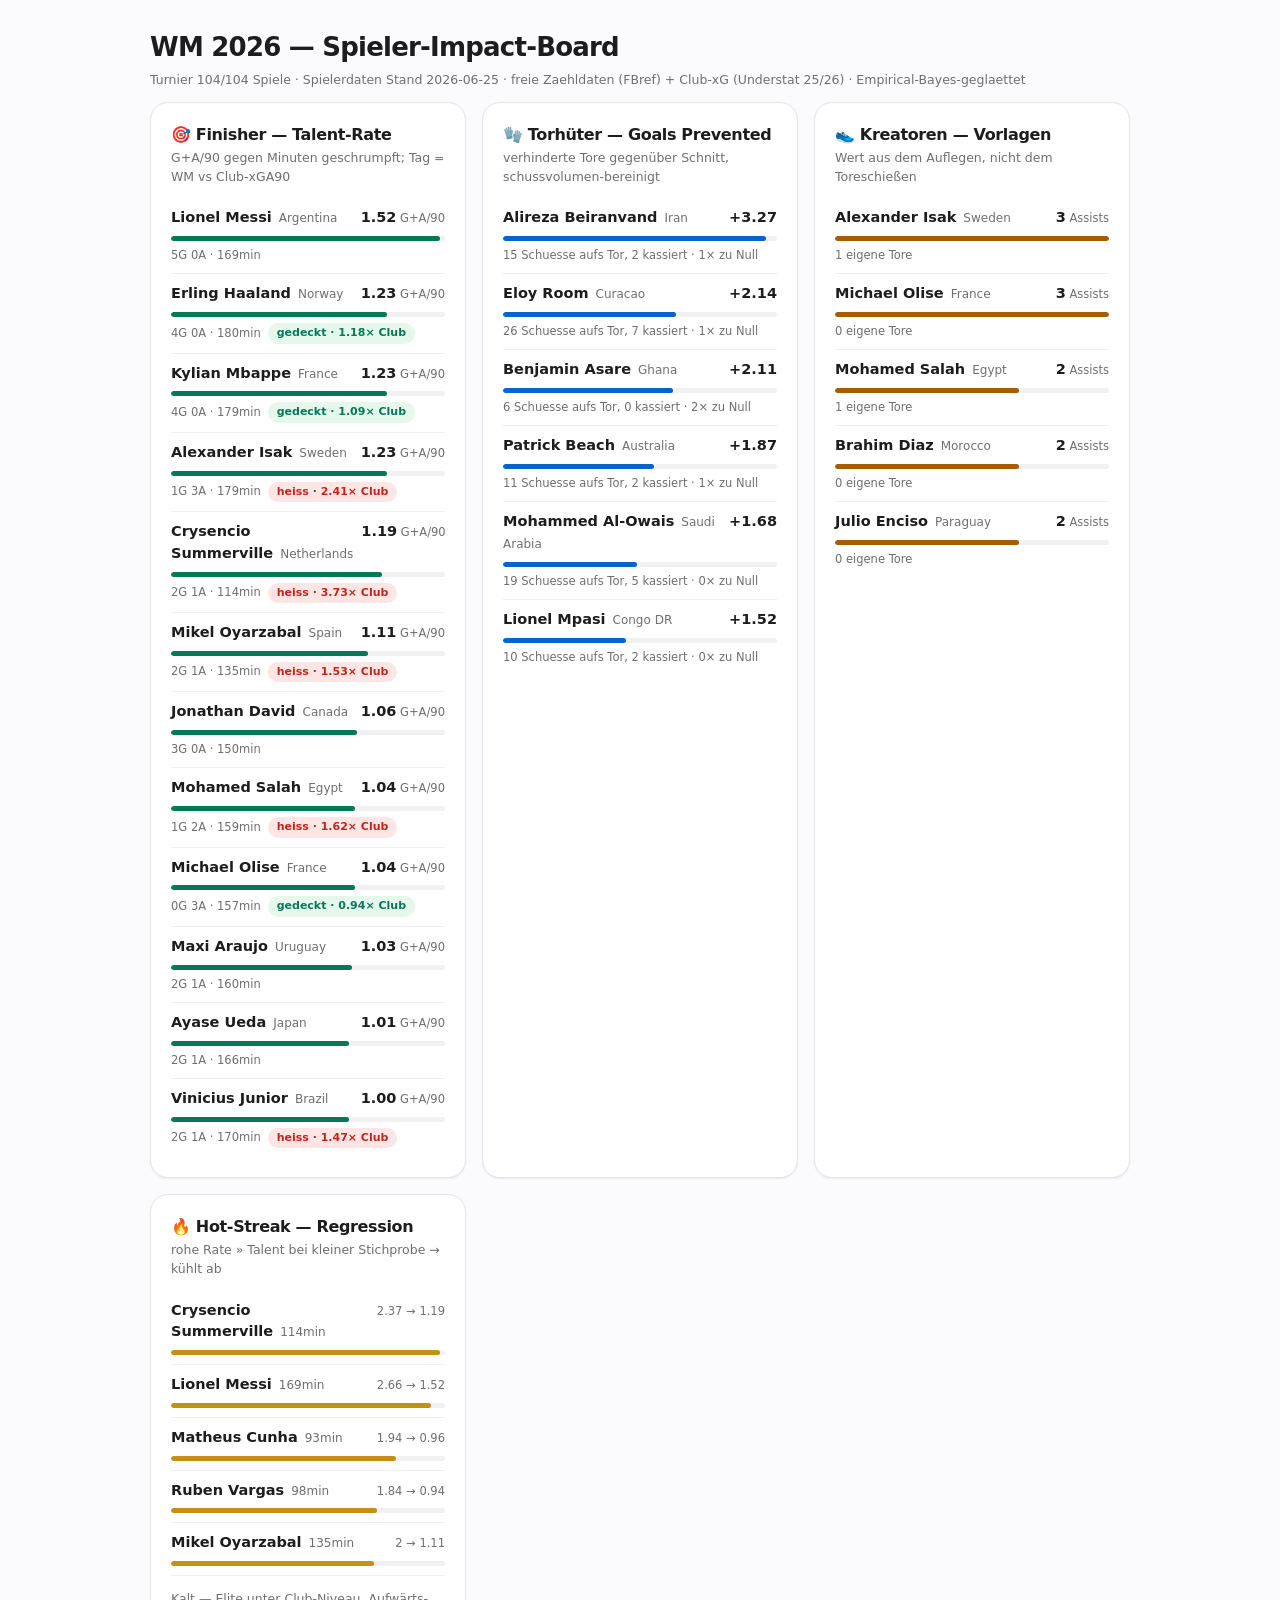
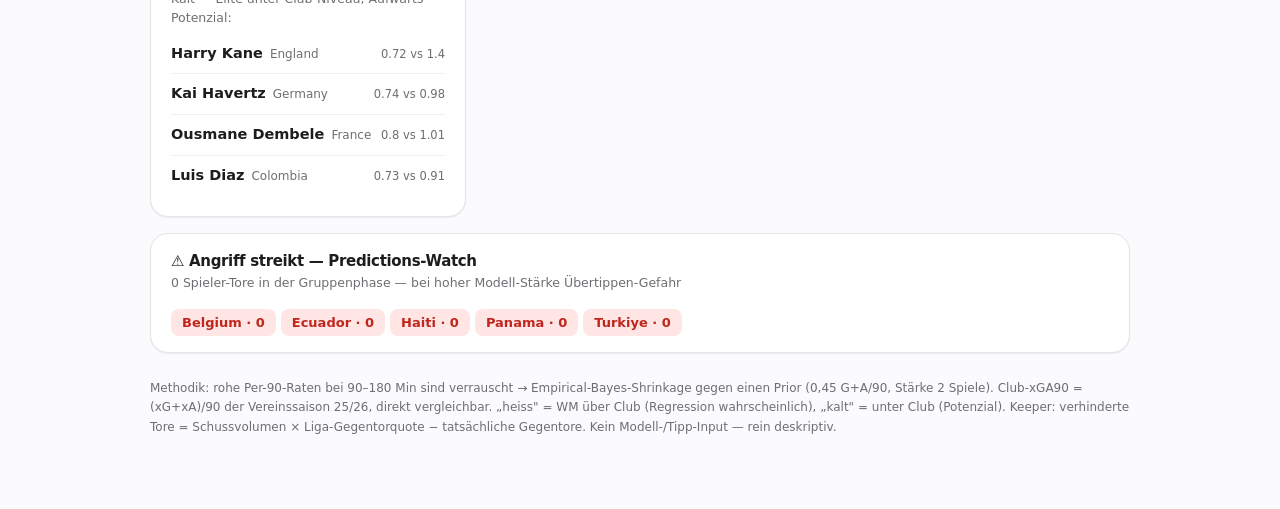
<file: analysis/wm_player_board.html>
<!doctype html><html lang="de"><head><meta charset="utf-8">
<meta name="viewport" content="width=device-width,initial-scale=1">
<meta name="robots" content="noindex, nofollow">
<title>WM 2026 -- Spieler-Impact-Board</title>
<style>
/* ==========================================================================
   Design-Tokens -- einzige Quelle fuer Farbe, Typo, Abstand, Radius, Schatten.
   Extrahiert aus analysis/wm_journey.py (Pokalkurs) und
   analysis/pool_review_render.py (Pool-Review). Herkunft je Zeile in
   analysis/ui_review.md, Abschnitt A1.

   Diese Datei wird auch von den Python-Generatoren gelesen und in deren
   Style-Block inlined -- die generierten Seiten bleiben dadurch
   self-contained: kein Stylesheet-Verweis, kein Netzzugriff. (Die Tag-Namen
   sind hier bewusst ausgeschrieben statt zitiert, sonst taucht ein
   scheinbarer externer Verweis in jedem erzeugten Artefakt auf.)
   ========================================================================== */

:root {
  /* --- Flaechen ------------------------------------------------------- */
  --bg: #fbfbfd;              /* wm_journey.py:715 */
  --bg2: #f1f1f4;             /* wm_journey.py:715 -- Rille, Chips, Code */
  --card: #ffffff;            /* wm_journey.py:715 */

  /* --- Text ----------------------------------------------------------- */
  --ink: #1d1d1f;             /* wm_journey.py:715 */
  --ink2: #3c3c43;            /* wm_journey.py:715 */
  --muted: #6e6e73;           /* wm_journey.py:715 */
  --faint: #a5a5ac;           /* wm_journey.py:715 */

  /* --- Linien --------------------------------------------------------- */
  --line: #e6e6ea;            /* wm_journey.py:716 */
  --line2: #efeff2;           /* wm_journey.py:716 -- innere Trenner */

  /* --- Akzent (F1: Pool-Review-Paar, Kontrast 5.31:1 fuer -deep) ------- */
  --acc: #059669;             /* pool_review_render.py:28 */
  --acc-d: #047857;           /* pool_review_render.py:29 -- Text/Links */
  --acc-soft: #e6f8ec;        /* wm_journey.py:717 */
  --acc-fill: rgba(5, 150, 105, 0.10);

  /* --- Semantikfarben, je Basis/soft/deep ----------------------------- */
  --blue: #007aff;   --blue-soft: #e6f0ff;   --blue-d: #0a62cc;   /* :718 */
  --amber: #ff9500;  --amber-soft: #fff1dc;  --amber-d: #a25e00;  /* :719 */
  --red: #ff3b30;    --red-soft: #ffe6e4;    --red-d: #bf271e;    /* :720 */
  --gold: #c39214;   --gold-soft: #faf1d6;                        /* :721 */

  /* --- Typografie ----------------------------------------------------- */
  --font: -apple-system, BlinkMacSystemFont, "SF Pro Text", "SF Pro Display",
          "Segoe UI", system-ui, Roboto, sans-serif;              /* :731 */
  --fs-base: 15px;            /* wm_journey.py:732 */
  --lh-base: 1.5;             /* wm_journey.py:732 */
  --track-tight: -0.022em;    /* wm_journey.py:735 */
  --track-tighter: -0.03em;   /* wm_journey.py:769 */
  --track-label: 0.06em;      /* pool_review_render.py:587 */

  /* --- Abstandsleiter (F4) -------------------------------------------- */
  /* Verdichtung der faktisch benutzten Werte, siehe ui_review.md F4.     */
  --s1: 4px;   --s2: 8px;   --s3: 12px;  --s4: 16px;
  --s5: 20px;  --s6: 26px;  --s7: 34px;  --s8: 56px;

  /* --- Radien --------------------------------------------------------- */
  --r1: 8px;                  /* Mikro: Score-Chip, Kbd */
  --r2: 13px;                 /* wm_journey.py:725 -- Kachel, Zeile */
  --r: 18px;                  /* wm_journey.py:725 -- Standardkarte */
  --r3: 22px;                 /* pool_review_render.py:633 -- Sektionskarte */
  --r-pill: 999px;            /* pool_review_render.py:573 */

  /* --- Schatten (Ruhe = sm, md nur bei Hover, lg nur bei Overlay) ------ */
  --sh-sm: 0 0.5px 1.5px rgba(0, 0, 0, 0.04),
           0 1px 2px rgba(0, 0, 0, 0.05);                         /* :722 */
  --sh: 0 1px 2px rgba(0, 0, 0, 0.04),
        0 8px 22px rgba(0, 0, 0, 0.06);                           /* :723 */
  --sh-lg: 0 2px 8px rgba(0, 0, 0, 0.05),
           0 22px 50px rgba(0, 0, 0, 0.1);                        /* :724 */

  /* --- Motion --------------------------------------------------------- */
  --t-fast: 0.15s;            /* wm_journey.py:856 */
  --t: 0.16s;                 /* wm_journey.py:748 */
  --ease: cubic-bezier(0.2, 0.7, 0.2, 1);                         /* :752 */

  /* --- Layout --------------------------------------------------------- */
  --wrap: 1120px;             /* wm_journey.py:736 */
}

*{box-sizing:border-box}
body{margin:0;background:var(--bg);color:var(--ink);font-family:var(--font);
  font-size:16px;line-height:1.5;padding:28px 18px 60px;
  -webkit-font-smoothing:antialiased;font-variant-numeric:tabular-nums}
.wrap{max-width:980px;margin:0 auto}
h1{font-size:26px;font-weight:800;margin:0 0 4px;letter-spacing:-.03em}
/* ==========================================================================
   Spieler-Impact-Board -- helle Fassung auf den Dashboard-Tokens.

   Gescopt unter `.player-board`, und das ist wie beim Rival-Lab kein
   Schoenheitsgrund: das Board benutzt `.grid`, `.bar` und `.meta` --
   alle drei gibt es in assets/styles.css bereits mit anderer Bedeutung.

   Vorher war die Palette warmes Off-White mit Terracotta-Akzent und einem
   systemfremden Violett -- also die 2026-06-21 verworfene Editorial-Linie.
   Alle Werte kommen jetzt aus assets/tokens.css (T-0165). Die alten
   Hex-Werte sind hier bewusst nicht zitiert, sonst schlagen die
   Farb-Waechter in tests/test_dashboard_ui.py auf einen Kommentar an.
   ========================================================================== */

.player-board { color: var(--ink); }

.player-board .pb-grid {
  display: grid;
  grid-template-columns: repeat(auto-fit, minmax(290px, 1fr));
  gap: var(--s4);
}

.player-board .cd {
  background: var(--card);
  border: 1px solid var(--line);
  border-radius: var(--r);
  padding: var(--s5);
  box-shadow: var(--sh-sm);
}

.player-board .ct {
  font-size: 16px;
  font-weight: 700;
  letter-spacing: var(--track-tight);
  margin: 0 0 2px;
  display: flex;
  align-items: center;
  gap: var(--s2);
}

.player-board .cs {
  font-size: 12.5px;
  color: var(--muted);
  margin: 0 0 var(--s3);
}

.player-board .r {
  padding: 9px 0;
  border-bottom: 1px solid var(--line2);
}

.player-board .r:last-child { border-bottom: 0; }

.player-board .rt {
  display: flex;
  justify-content: space-between;
  align-items: baseline;
  gap: var(--s2);
}

.player-board .nm { font-size: 14.5px; font-weight: 600; }

.player-board .tm {
  font-size: 12px;
  color: var(--muted);
  margin-left: 7px;
  font-weight: 400;
}

.player-board .v {
  font-size: 14.5px;
  font-weight: 700;
  white-space: nowrap;
  font-variant-numeric: tabular-nums;
}

.player-board .su { font-size: 11.5px; color: var(--muted); font-weight: 400; }

.player-board .pb-bar {
  height: 5px;
  background: var(--bg2);
  border-radius: 3px;
  margin-top: 7px;
  overflow: hidden;
}

.player-board .pb-bar i { display: block; height: 100%; border-radius: 3px; }

.player-board .pb-meta {
  font-size: 11.5px;
  color: var(--muted);
  margin-top: 6px;
  display: flex;
  align-items: center;
  gap: 7px;
  flex-wrap: wrap;
}

.player-board .pill {
  font-size: 11px;
  font-weight: 600;
  padding: 2px 9px;
  border-radius: var(--r-pill);
  white-space: nowrap;
}

.player-board .pill--gedeckt { background: var(--acc-soft); color: var(--acc-d); }
.player-board .pill--heiss { background: var(--red-soft); color: var(--red-d); }
.player-board .pill--kalt { background: var(--blue-soft); color: var(--blue-d); }

.player-board .mis {
  background: var(--card);
  border: 1px solid var(--line);
  border-radius: var(--r);
  padding: var(--s4) var(--s5);
  margin-top: var(--s4);
  box-shadow: var(--sh-sm);
}

.player-board .mp {
  display: inline-block;
  font-size: 13px;
  font-weight: 600;
  background: var(--red-soft);
  color: var(--red-d);
  border-radius: var(--r1);
  padding: 4px 11px;
  margin: var(--s1) 5px 0 0;
}

.player-board .foot {
  color: var(--muted);
  font-size: 12px;
  margin-top: var(--s6);
  line-height: 1.6;
}

</style></head><body><div class="wrap">
<h1>WM 2026 &mdash; Spieler-Impact-Board</h1>
<div class="player-board" id="board"></div>
</div>
<script>
// Spieler-Impact-Board -- Render-Logik, geteilt zwischen zwei Zielen:
//   1. analysis/wm_player_board.html (standalone, von
//      analysis/wm_player_ratings.py erzeugt; CSS und JS werden dort inline
//      eingebettet, damit die Datei ohne Server und ohne Netz laeuft)
//   2. Dashboard-Tab "Analyse" (assets/app.js ruft mountPlayerBoard)
// Die Datei ist die EINZIGE Quelle dieser Logik -- nicht kopieren (T-0165).
//
// Balkenfarben: Werte aus assets/tokens.css, literal notiert weil sie als
// style-Attribut gesetzt werden. Vorher standen hier ein Terracotta- und
// ein systemfremder Violett-Ton (Hex-Werte bewusst nicht zitiert, sonst
// schlagen die Farb-Waechter in tests/test_dashboard_ui.py darauf an).
function mountPlayerBoard(DATA, host) {
  const ziel = host || document.getElementById("analyse-player-board");
  if (!ziel) return;

  const BALKEN = {
    finisher: "#047857",  // --acc-d
    keeper: "#0a62cc",    // --blue-d
    kreator: "#a25e00",   // --amber-d
    hot: "#c39214",       // --gold
  };

  const esc = (wert) => String(wert ?? "").replace(/[&<>"']/g, (z) => ({
    "&": "&amp;", "<": "&lt;", ">": "&gt;", '"': "&quot;", "'": "&#39;",
  })[z]);

  const balken = (anteilProzent, farbe) =>
    `<div class="pb-bar"><i style="width:${Math.max(0, Math.min(100, anteilProzent)).toFixed(0)}%;background:${farbe}"></i></div>`;

  // Die drei Tags kommen aus wm_player_ratings.club_tag().
  const tagPille = (tag, verhaeltnis) => {
    if (!tag) return "";
    return `<span class="pill pill--${esc(tag)}">${esc(tag)} · ${esc(verhaeltnis)}× Club</span>`;
  };

  const zeile = (titel, zusatz, wert, einheit, breite, farbe, meta) => `
    <div class="r">
      <div class="rt">
        <span class="nm">${esc(titel)}<span class="tm">${esc(zusatz)}</span></span>
        <span class="v">${wert}${einheit ? `<span class="su"> ${esc(einheit)}</span>` : ""}</span>
      </div>
      ${breite === null ? "" : balken(breite, farbe)}
      ${meta ? `<div class="pb-meta">${meta}</div>` : ""}
    </div>`;

  const finisher = (DATA.finishers || []).slice(0, 12).map((p) => zeile(
    p.name, p.team, esc(Number(p.talent90).toFixed(2)), "G+A/90",
    p.talent90 / 1.55 * 100, BALKEN.finisher,
    `${esc(p.G)}G ${esc(p.A)}A · ${esc(p.min)}min ${tagPille(p.club_tag, p.club_ratio)}`
  )).join("");

  // keepers kommen als Tupel (prev, name, team, sota, ga, cs).
  const keeper = (DATA.keepers || []).slice(0, 6).map((k) => {
    const [prev, name, team, sota, ga, cs] = k;
    return zeile(
      name, team, `+${Number(prev).toFixed(2)}`, "",
      prev / 3.4 * 100, BALKEN.keeper,
      `${esc(sota)} Schuesse aufs Tor, ${esc(ga)} kassiert · ${esc(cs)}× zu Null`
    );
  }).join("");

  const kreatoren = (DATA.creators || []).slice(0, 5).map((p) => zeile(
    p.name, p.team, esc(p.A), "Assists",
    p.A / 3 * 100, BALKEN.kreator, `${esc(p.G)} eigene Tore`
  )).join("");

  const hot = (DATA.hot || []).slice(0, 5).map((p) => zeile(
    p.name, `${p.min}min`, `<span class="su">${esc(p.raw90)} &rarr; ${esc(p.talent90)}</span>`,
    "", p.heat / 1.2 * 100, BALKEN.hot, ""
  )).join("");

  const kalt = (DATA.cold || []).slice(0, 5).map((p) => zeile(
    p.name, p.team, `<span class="su">${esc(p.talent90)} vs ${esc(p.club_xga90)}</span>`,
    "", null, "", ""
  )).join("");

  const stumm = (DATA.misfiring || [])
    .map((eintrag) => `<span class="mp">${esc(eintrag[0])} · 0</span>`).join("");

  const fortschritt = DATA.played == null || DATA.total == null
    ? "Turnierstand unbekannt"
    : `Turnier ${esc(DATA.played)}/${esc(DATA.total)} Spiele`;

  ziel.innerHTML = `
    <p class="cs">${fortschritt} · Spielerdaten Stand ${esc(DATA.daten_stand)} ·
       freie Zaehldaten (FBref) + Club-xG (Understat 25/26) · Empirical-Bayes-geglaettet</p>
    <div class="pb-grid">
      <div class="cd">
        <p class="ct">&#127919; Finisher &mdash; Talent-Rate</p>
        <p class="cs">G+A/90 gegen Minuten geschrumpft; Tag = WM vs Club-xGA90</p>${finisher}
      </div>
      <div class="cd">
        <p class="ct">&#129508; Torhüter &mdash; Goals Prevented</p>
        <p class="cs">verhinderte Tore gegenüber Schnitt, schussvolumen-bereinigt</p>${keeper}
      </div>
      <div class="cd">
        <p class="ct">&#128095; Kreatoren &mdash; Vorlagen</p>
        <p class="cs">Wert aus dem Auflegen, nicht dem Toreschießen</p>${kreatoren}
      </div>
      <div class="cd">
        <p class="ct">&#128293; Hot-Streak &mdash; Regression</p>
        <p class="cs">rohe Rate » Talent bei kleiner Stichprobe → kühlt ab</p>${hot}
        <p class="cs" style="margin:14px 0 6px">Kalt &mdash; Elite unter Club-Niveau, Aufwärts-Potenzial:</p>${kalt}
      </div>
    </div>
    <div class="mis">
      <p class="ct" style="font-size:15px">&#9888;&#65039; Angriff streikt &mdash; Predictions-Watch</p>
      <p class="cs">0 Spieler-Tore in der Gruppenphase &mdash; bei hoher Modell-Stärke Übertippen-Gefahr</p>${stumm}
    </div>
    <p class="foot">Methodik: rohe Per-90-Raten bei 90&ndash;180 Min sind verrauscht →
      Empirical-Bayes-Shrinkage gegen einen Prior (0,45 G+A/90, Stärke 2 Spiele).
      Club-xGA90 = (xG+xA)/90 der Vereinssaison 25/26, direkt vergleichbar.
      „heiss" = WM über Club (Regression wahrscheinlich), „kalt" = unter Club (Potenzial).
      Keeper: verhinderte Tore = Schussvolumen × Liga-Gegentorquote − tatsächliche Gegentore.
      Kein Modell-/Tipp-Input &mdash; rein deskriptiv.</p>`;
}

mountPlayerBoard({"finishers": [{"name": "Lionel Messi", "team": "Argentina", "pos": "FW", "min": 169, "G": 5, "A": 0, "GA": 5, "raw90": 2.66, "talent90": 1.52, "heat": 1.14, "club_xg90": null, "club_xga90": null, "club_tag": null, "club_ratio": null}, {"name": "Erling Haaland", "team": "Norway", "pos": "FW", "min": 180, "G": 4, "A": 0, "GA": 4, "raw90": 2.0, "talent90": 1.23, "heat": 0.77, "club_xg90": 0.87, "club_xga90": 1.04, "club_tag": "gedeckt", "club_ratio": 1.18}, {"name": "Kylian Mbappe", "team": "France", "pos": "FW", "min": 179, "G": 4, "A": 0, "GA": 4, "raw90": 2.01, "talent90": 1.23, "heat": 0.78, "club_xg90": 0.89, "club_xga90": 1.13, "club_tag": "gedeckt", "club_ratio": 1.09}, {"name": "Alexander Isak", "team": "Sweden", "pos": "FW", "min": 179, "G": 1, "A": 3, "GA": 4, "raw90": 2.01, "talent90": 1.23, "heat": 0.78, "club_xg90": 0.41, "club_xga90": 0.51, "club_tag": "heiss", "club_ratio": 2.41}, {"name": "Crysencio Summerville", "team": "Netherlands", "pos": "FW", "min": 114, "G": 2, "A": 1, "GA": 3, "raw90": 2.37, "talent90": 1.19, "heat": 1.17, "club_xg90": 0.2, "club_xga90": 0.32, "club_tag": "heiss", "club_ratio": 3.73}, {"name": "Mikel Oyarzabal", "team": "Spain", "pos": "FW", "min": 135, "G": 2, "A": 1, "GA": 3, "raw90": 2.0, "talent90": 1.11, "heat": 0.89, "club_xg90": 0.53, "club_xga90": 0.73, "club_tag": "heiss", "club_ratio": 1.53}, {"name": "Jonathan David", "team": "Canada", "pos": "FW", "min": 150, "G": 3, "A": 0, "GA": 3, "raw90": 1.8, "talent90": 1.06, "heat": 0.74, "club_xg90": null, "club_xga90": null, "club_tag": null, "club_ratio": null}, {"name": "Mohamed Salah", "team": "Egypt", "pos": "MF,FW", "min": 159, "G": 1, "A": 2, "GA": 3, "raw90": 1.7, "talent90": 1.04, "heat": 0.66, "club_xg90": 0.37, "club_xga90": 0.64, "club_tag": "heiss", "club_ratio": 1.62}, {"name": "Michael Olise", "team": "France", "pos": "MF", "min": 157, "G": 0, "A": 3, "GA": 3, "raw90": 1.72, "talent90": 1.04, "heat": 0.68, "club_xg90": 0.45, "club_xga90": 1.11, "club_tag": "gedeckt", "club_ratio": 0.94}, {"name": "Maxi Araujo", "team": "Uruguay", "pos": "MF,FW", "min": 160, "G": 2, "A": 1, "GA": 3, "raw90": 1.69, "talent90": 1.03, "heat": 0.66, "club_xg90": null, "club_xga90": null, "club_tag": null, "club_ratio": null}, {"name": "Ayase Ueda", "team": "Japan", "pos": "FW", "min": 166, "G": 2, "A": 1, "GA": 3, "raw90": 1.63, "talent90": 1.01, "heat": 0.61, "club_xg90": null, "club_xga90": null, "club_tag": null, "club_ratio": null}, {"name": "Vinicius Junior", "team": "Brazil", "pos": "FW", "min": 170, "G": 2, "A": 1, "GA": 3, "raw90": 1.59, "talent90": 1.0, "heat": 0.59, "club_xg90": 0.45, "club_xga90": 0.68, "club_tag": "heiss", "club_ratio": 1.47}], "keepers": [[3.27, "Alireza Beiranvand", "Iran", 15, 2, 1], [2.14, "Eloy Room", "Curacao", 26, 7, 1], [2.11, "Benjamin Asare", "Ghana", 6, 0, 2], [1.87, "Patrick Beach", "Australia", 11, 2, 1], [1.68, "Mohammed Al-Owais", "Saudi Arabia", 19, 5, 0], [1.52, "Lionel Mpasi", "Congo DR", 10, 2, 0]], "creators": [{"name": "Alexander Isak", "team": "Sweden", "pos": "FW", "min": 179, "G": 1, "A": 3, "GA": 4, "raw90": 2.01, "talent90": 1.23, "heat": 0.78, "club_xg90": 0.41, "club_xga90": 0.51, "club_tag": "heiss", "club_ratio": 2.41}, {"name": "Michael Olise", "team": "France", "pos": "MF", "min": 157, "G": 0, "A": 3, "GA": 3, "raw90": 1.72, "talent90": 1.04, "heat": 0.68, "club_xg90": 0.45, "club_xga90": 1.11, "club_tag": "gedeckt", "club_ratio": 0.94}, {"name": "Mohamed Salah", "team": "Egypt", "pos": "MF,FW", "min": 159, "G": 1, "A": 2, "GA": 3, "raw90": 1.7, "talent90": 1.04, "heat": 0.66, "club_xg90": 0.37, "club_xga90": 0.64, "club_tag": "heiss", "club_ratio": 1.62}, {"name": "Brahim Diaz", "team": "Morocco", "pos": "MF", "min": 147, "G": 0, "A": 2, "GA": 2, "raw90": 1.22, "talent90": 0.8, "heat": 0.43, "club_xg90": null, "club_xga90": null, "club_tag": null, "club_ratio": null}, {"name": "Julio Enciso", "team": "Paraguay", "pos": "FW", "min": 179, "G": 0, "A": 2, "GA": 2, "raw90": 1.01, "talent90": 0.73, "heat": 0.28, "club_xg90": null, "club_xga90": null, "club_tag": null, "club_ratio": null}], "hot": [{"name": "Crysencio Summerville", "team": "Netherlands", "pos": "FW", "min": 114, "G": 2, "A": 1, "GA": 3, "raw90": 2.37, "talent90": 1.19, "heat": 1.17, "club_xg90": 0.2, "club_xga90": 0.32, "club_tag": "heiss", "club_ratio": 3.73}, {"name": "Lionel Messi", "team": "Argentina", "pos": "FW", "min": 169, "G": 5, "A": 0, "GA": 5, "raw90": 2.66, "talent90": 1.52, "heat": 1.14, "club_xg90": null, "club_xga90": null, "club_tag": null, "club_ratio": null}, {"name": "Matheus Cunha", "team": "Brazil", "pos": "FW", "min": 93, "G": 2, "A": 0, "GA": 2, "raw90": 1.94, "talent90": 0.96, "heat": 0.98, "club_xg90": 0.25, "club_xga90": 0.39, "club_tag": "heiss", "club_ratio": 2.45}, {"name": "Ruben Vargas", "team": "Switzerland", "pos": "MF", "min": 98, "G": 1, "A": 1, "GA": 2, "raw90": 1.84, "talent90": 0.94, "heat": 0.9, "club_xg90": null, "club_xga90": null, "club_tag": null, "club_ratio": null}, {"name": "Mikel Oyarzabal", "team": "Spain", "pos": "FW", "min": 135, "G": 2, "A": 1, "GA": 3, "raw90": 2.0, "talent90": 1.11, "heat": 0.89, "club_xg90": 0.53, "club_xga90": 0.73, "club_tag": "heiss", "club_ratio": 1.53}], "cold": [{"name": "Harry Kane", "team": "England", "pos": "FW", "min": 180, "G": 2, "A": 0, "GA": 2, "raw90": 1.0, "talent90": 0.72, "heat": 0.28, "club_xg90": 1.12, "club_xga90": 1.4, "club_tag": "kalt", "club_ratio": 0.52}, {"name": "Kai Havertz", "team": "Germany", "pos": "FW", "min": 174, "G": 2, "A": 0, "GA": 2, "raw90": 1.03, "talent90": 0.74, "heat": 0.3, "club_xg90": 0.76, "club_xga90": 0.98, "club_tag": "kalt", "club_ratio": 0.75}, {"name": "Ousmane Dembele", "team": "France", "pos": "MF", "min": 146, "G": 1, "A": 1, "GA": 2, "raw90": 1.23, "talent90": 0.8, "heat": 0.43, "club_xg90": 0.57, "club_xga90": 1.01, "club_tag": "kalt", "club_ratio": 0.79}, {"name": "Luis Diaz", "team": "Colombia", "pos": "FW", "min": 179, "G": 1, "A": 1, "GA": 2, "raw90": 1.01, "talent90": 0.73, "heat": 0.28, "club_xg90": 0.54, "club_xga90": 0.91, "club_tag": "kalt", "club_ratio": 0.8}], "misfiring": [["Belgium", 0, 0], ["Ecuador", 0, 0], ["Haiti", 0, 0], ["Panama", 0, 0], ["Turkiye", 0, 0]], "played": 104, "total": 104, "daten_stand": "2026-06-25"}, document.getElementById("board"));
</script>
</body></html>
</file>
